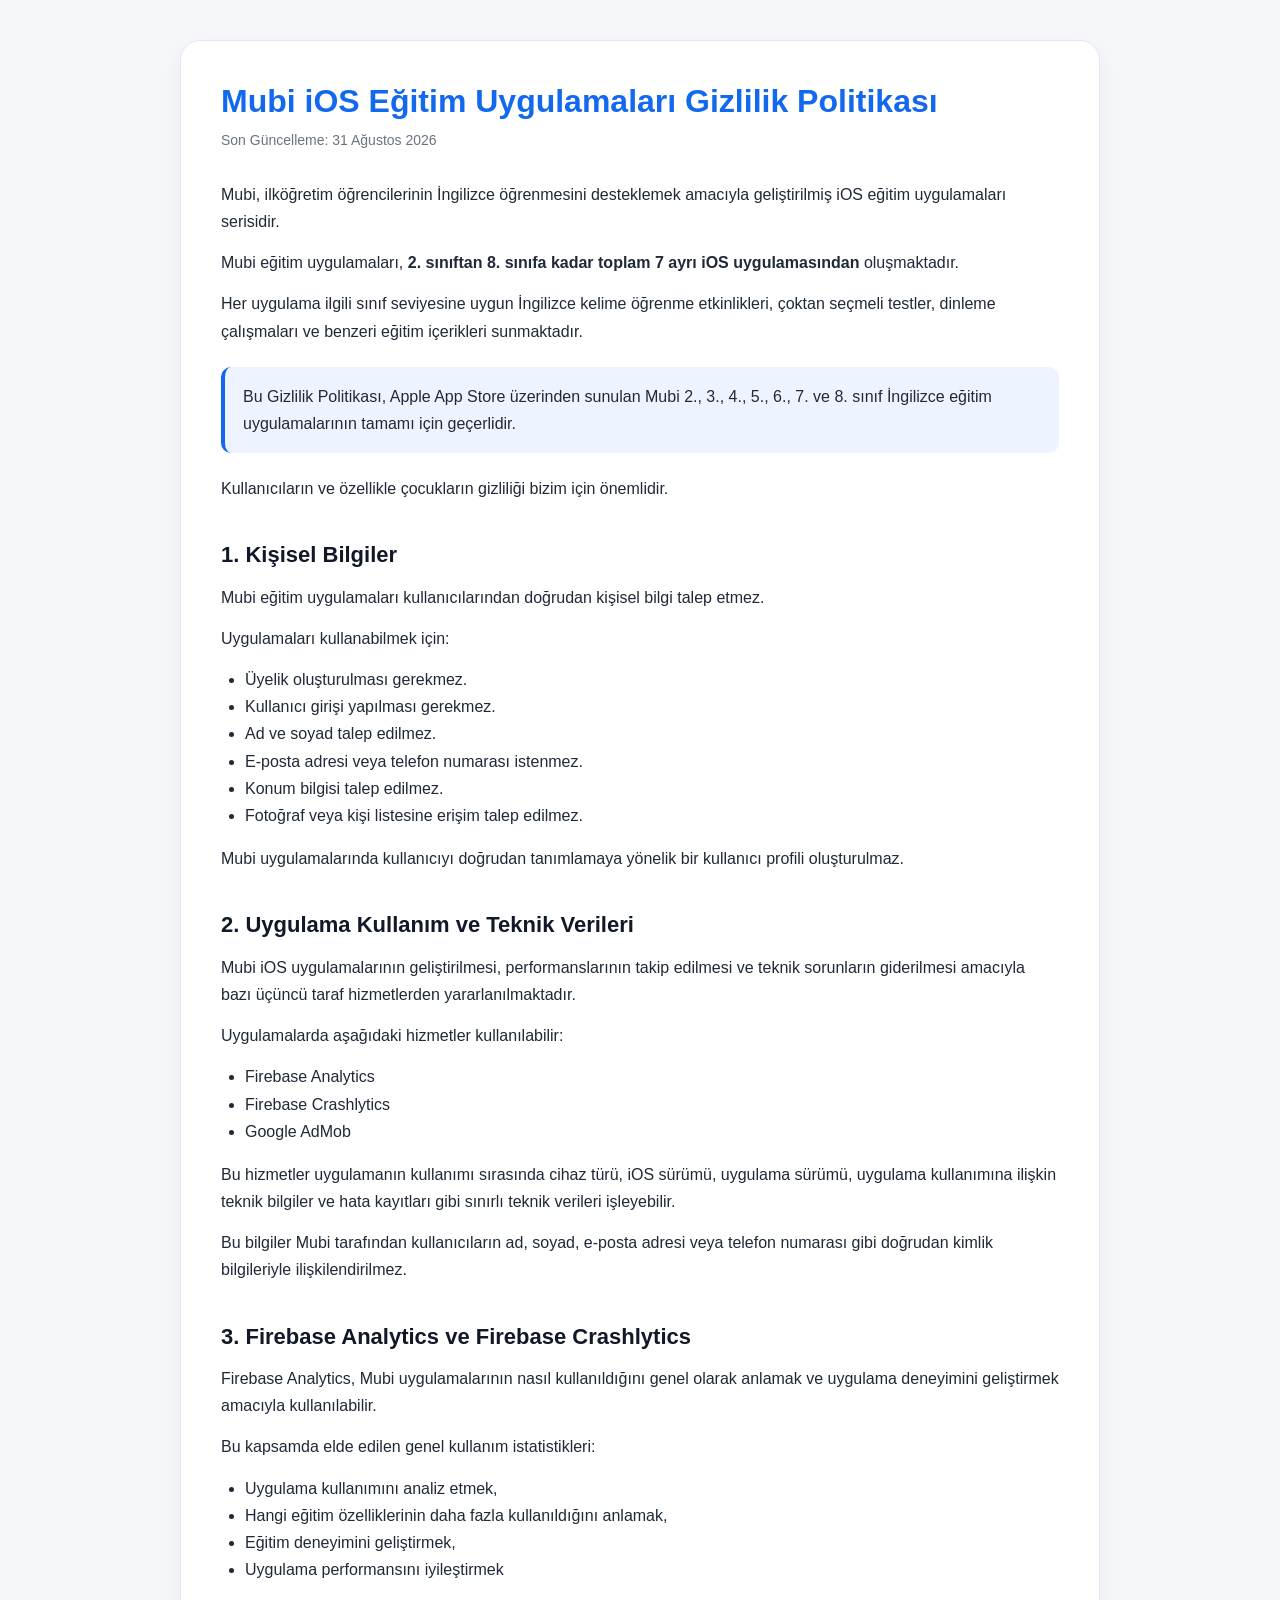
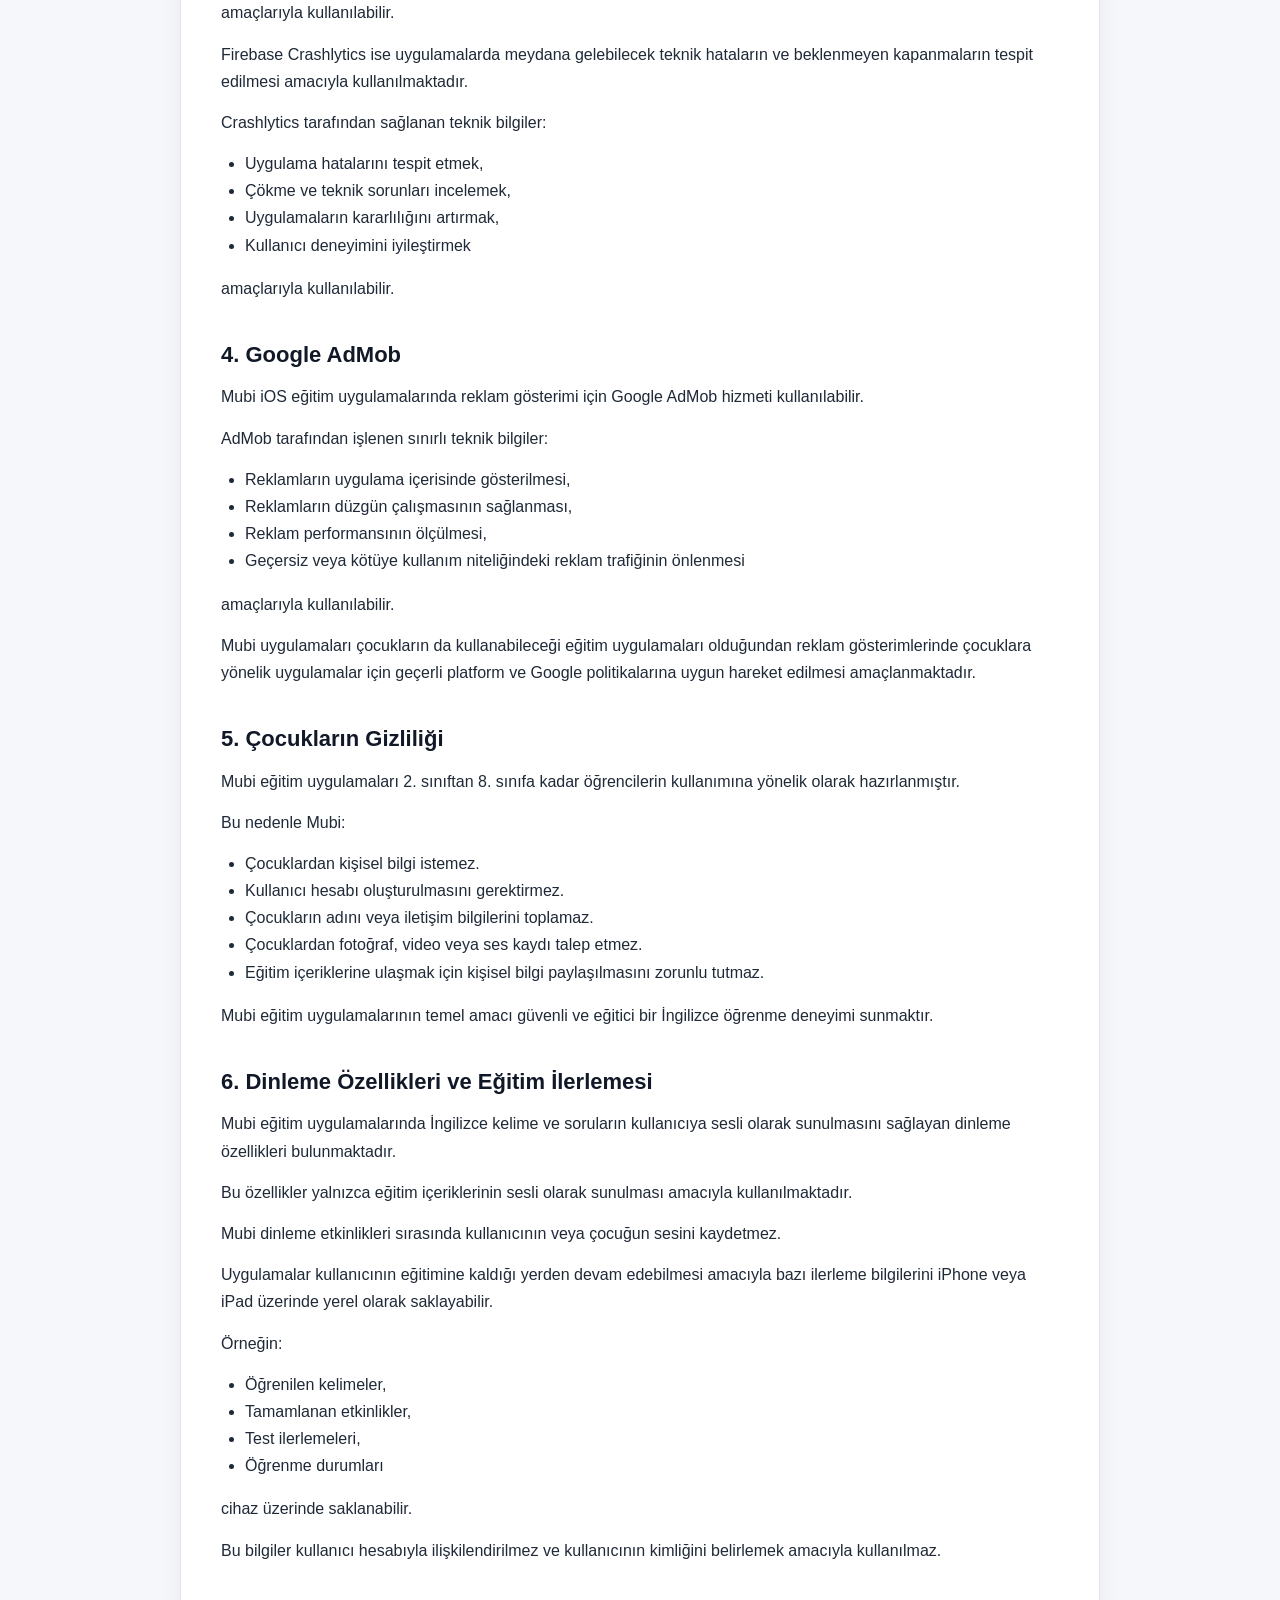
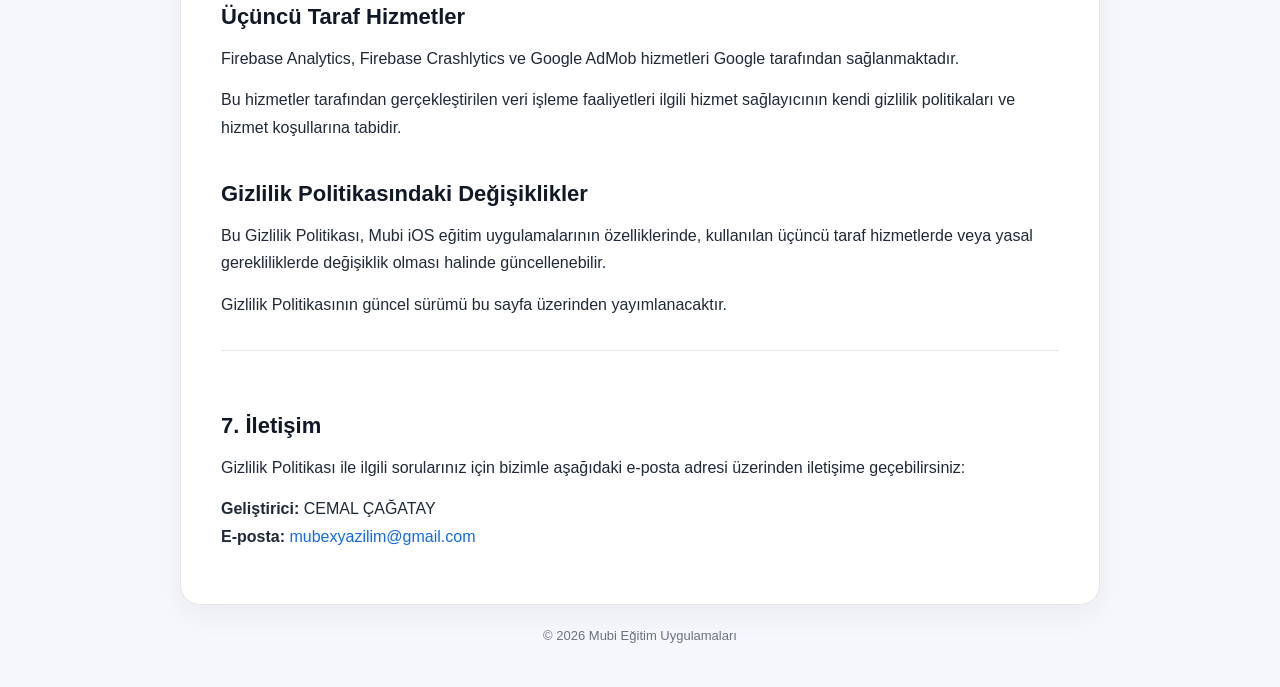
<file: mubi-apple-privacy.html>
<!DOCTYPE html>
<html lang="tr">
<head>
  <meta charset="UTF-8">
  <meta name="viewport" content="width=device-width, initial-scale=1.0">
  <meta name="description" content="Mubi iOS Eğitim Uygulamaları Gizlilik Politikası">
  <title>Mubi iOS Eğitim Uygulamaları - Gizlilik Politikası</title>

  <style>
    :root {
      --bg: #f5f7fb;
      --card: #ffffff;
      --text: #1f2937;
      --muted: #6b7280;
      --primary: #1269ee;
      --border: #e5e7eb;
    }

    * { box-sizing: border-box; }

    body {
      margin: 0;
      font-family: -apple-system, BlinkMacSystemFont, "Segoe UI", Roboto, Arial, sans-serif;
      background: var(--bg);
      color: var(--text);
      line-height: 1.7;
    }

    .container {
      width: min(920px, calc(100% - 32px));
      margin: 40px auto;
    }

    .card {
      background: var(--card);
      border: 1px solid var(--border);
      border-radius: 20px;
      padding: 40px;
      box-shadow: 0 10px 30px rgba(0, 0, 0, 0.05);
    }

    h1 {
      margin-top: 0;
      margin-bottom: 8px;
      font-size: 32px;
      line-height: 1.25;
      color: var(--primary);
    }

    h2 {
      margin-top: 34px;
      margin-bottom: 10px;
      font-size: 22px;
      color: #111827;
    }

    p { margin: 0 0 14px; }

    ul {
      margin-top: 8px;
      padding-left: 24px;
    }

    .updated {
      color: var(--muted);
      font-size: 14px;
      margin-bottom: 28px;
    }

    .notice {
      background: #eef4ff;
      border-left: 4px solid var(--primary);
      padding: 16px 18px;
      border-radius: 10px;
      margin: 22px 0;
    }

    .contact {
      margin-top: 32px;
      padding-top: 22px;
      border-top: 1px solid var(--border);
    }

    a {
      color: var(--primary);
      text-decoration: none;
    }

    a:hover { text-decoration: underline; }

    footer {
      text-align: center;
      color: var(--muted);
      font-size: 13px;
      margin: 20px 0 40px;
    }

    @media (max-width: 640px) {
      .container {
        width: min(100% - 20px, 920px);
        margin: 18px auto;
      }

      .card {
        padding: 24px 20px;
        border-radius: 16px;
      }

      h1 { font-size: 26px; }
      h2 { font-size: 20px; }
    }
  </style>
</head>

<body>

<main class="container">
  <section class="card">

    <h1>Mubi iOS Eğitim Uygulamaları Gizlilik Politikası</h1>

    <div class="updated">
      Son Güncelleme: 31 Ağustos 2026
    </div>

    <p>
      Mubi, ilköğretim öğrencilerinin İngilizce öğrenmesini desteklemek amacıyla
      geliştirilmiş iOS eğitim uygulamaları serisidir.
    </p>

    <p>
      Mubi eğitim uygulamaları,
      <strong>2. sınıftan 8. sınıfa kadar toplam 7 ayrı iOS uygulamasından</strong>
      oluşmaktadır.
    </p>

    <p>
      Her uygulama ilgili sınıf seviyesine uygun İngilizce kelime öğrenme
      etkinlikleri, çoktan seçmeli testler, dinleme çalışmaları ve benzeri
      eğitim içerikleri sunmaktadır.
    </p>

    <div class="notice">
      Bu Gizlilik Politikası, Apple App Store üzerinden sunulan Mubi 2., 3.,
      4., 5., 6., 7. ve 8. sınıf İngilizce eğitim uygulamalarının tamamı
      için geçerlidir.
    </div>

    <p>
      Kullanıcıların ve özellikle çocukların gizliliği bizim için önemlidir.
    </p>


    <h2>1. Kişisel Bilgiler</h2>

    <p>
      Mubi eğitim uygulamaları kullanıcılarından doğrudan kişisel bilgi
      talep etmez.
    </p>

    <p>Uygulamaları kullanabilmek için:</p>

    <ul>
      <li>Üyelik oluşturulması gerekmez.</li>
      <li>Kullanıcı girişi yapılması gerekmez.</li>
      <li>Ad ve soyad talep edilmez.</li>
      <li>E-posta adresi veya telefon numarası istenmez.</li>
      <li>Konum bilgisi talep edilmez.</li>
      <li>Fotoğraf veya kişi listesine erişim talep edilmez.</li>
    </ul>

    <p>
      Mubi uygulamalarında kullanıcıyı doğrudan tanımlamaya yönelik bir
      kullanıcı profili oluşturulmaz.
    </p>


    <h2>2. Uygulama Kullanım ve Teknik Verileri</h2>

    <p>
      Mubi iOS uygulamalarının geliştirilmesi, performanslarının takip edilmesi
      ve teknik sorunların giderilmesi amacıyla bazı üçüncü taraf hizmetlerden
      yararlanılmaktadır.
    </p>

    <p>Uygulamalarda aşağıdaki hizmetler kullanılabilir:</p>

    <ul>
      <li>Firebase Analytics</li>
      <li>Firebase Crashlytics</li>
      <li>Google AdMob</li>
    </ul>

    <p>
      Bu hizmetler uygulamanın kullanımı sırasında cihaz türü, iOS sürümü,
      uygulama sürümü, uygulama kullanımına ilişkin teknik bilgiler ve hata
      kayıtları gibi sınırlı teknik verileri işleyebilir.
    </p>

    <p>
      Bu bilgiler Mubi tarafından kullanıcıların ad, soyad, e-posta adresi
      veya telefon numarası gibi doğrudan kimlik bilgileriyle ilişkilendirilmez.
    </p>


    <h2>3. Firebase Analytics ve Firebase Crashlytics</h2>

    <p>
      Firebase Analytics, Mubi uygulamalarının nasıl kullanıldığını genel
      olarak anlamak ve uygulama deneyimini geliştirmek amacıyla kullanılabilir.
    </p>

    <p>Bu kapsamda elde edilen genel kullanım istatistikleri:</p>

    <ul>
      <li>Uygulama kullanımını analiz etmek,</li>
      <li>Hangi eğitim özelliklerinin daha fazla kullanıldığını anlamak,</li>
      <li>Eğitim deneyimini geliştirmek,</li>
      <li>Uygulama performansını iyileştirmek</li>
    </ul>

    <p>amaçlarıyla kullanılabilir.</p>

    <p>
      Firebase Crashlytics ise uygulamalarda meydana gelebilecek teknik
      hataların ve beklenmeyen kapanmaların tespit edilmesi amacıyla
      kullanılmaktadır.
    </p>

    <p>Crashlytics tarafından sağlanan teknik bilgiler:</p>

    <ul>
      <li>Uygulama hatalarını tespit etmek,</li>
      <li>Çökme ve teknik sorunları incelemek,</li>
      <li>Uygulamaların kararlılığını artırmak,</li>
      <li>Kullanıcı deneyimini iyileştirmek</li>
    </ul>

    <p>amaçlarıyla kullanılabilir.</p>


    <h2>4. Google AdMob</h2>

    <p>
      Mubi iOS eğitim uygulamalarında reklam gösterimi için Google AdMob
      hizmeti kullanılabilir.
    </p>

    <p>AdMob tarafından işlenen sınırlı teknik bilgiler:</p>

    <ul>
      <li>Reklamların uygulama içerisinde gösterilmesi,</li>
      <li>Reklamların düzgün çalışmasının sağlanması,</li>
      <li>Reklam performansının ölçülmesi,</li>
      <li>Geçersiz veya kötüye kullanım niteliğindeki reklam trafiğinin önlenmesi</li>
    </ul>

    <p>amaçlarıyla kullanılabilir.</p>

    <p>
      Mubi uygulamaları çocukların da kullanabileceği eğitim uygulamaları
      olduğundan reklam gösterimlerinde çocuklara yönelik uygulamalar için
      geçerli platform ve Google politikalarına uygun hareket edilmesi
      amaçlanmaktadır.
    </p>


    <h2>5. Çocukların Gizliliği</h2>

    <p>
      Mubi eğitim uygulamaları 2. sınıftan 8. sınıfa kadar öğrencilerin
      kullanımına yönelik olarak hazırlanmıştır.
    </p>

    <p>Bu nedenle Mubi:</p>

    <ul>
      <li>Çocuklardan kişisel bilgi istemez.</li>
      <li>Kullanıcı hesabı oluşturulmasını gerektirmez.</li>
      <li>Çocukların adını veya iletişim bilgilerini toplamaz.</li>
      <li>Çocuklardan fotoğraf, video veya ses kaydı talep etmez.</li>
      <li>Eğitim içeriklerine ulaşmak için kişisel bilgi paylaşılmasını zorunlu tutmaz.</li>
    </ul>

    <p>
      Mubi eğitim uygulamalarının temel amacı güvenli ve eğitici bir İngilizce
      öğrenme deneyimi sunmaktır.
    </p>


    <h2>6. Dinleme Özellikleri ve Eğitim İlerlemesi</h2>

    <p>
      Mubi eğitim uygulamalarında İngilizce kelime ve soruların kullanıcıya
      sesli olarak sunulmasını sağlayan dinleme özellikleri bulunmaktadır.
    </p>

    <p>
      Bu özellikler yalnızca eğitim içeriklerinin sesli olarak sunulması
      amacıyla kullanılmaktadır.
    </p>

    <p>
      Mubi dinleme etkinlikleri sırasında kullanıcının veya çocuğun sesini
      kaydetmez.
    </p>

    <p>
      Uygulamalar kullanıcının eğitimine kaldığı yerden devam edebilmesi
      amacıyla bazı ilerleme bilgilerini iPhone veya iPad üzerinde yerel
      olarak saklayabilir.
    </p>

    <p>Örneğin:</p>

    <ul>
      <li>Öğrenilen kelimeler,</li>
      <li>Tamamlanan etkinlikler,</li>
      <li>Test ilerlemeleri,</li>
      <li>Öğrenme durumları</li>
    </ul>

    <p>
      cihaz üzerinde saklanabilir.
    </p>

    <p>
      Bu bilgiler kullanıcı hesabıyla ilişkilendirilmez ve kullanıcının
      kimliğini belirlemek amacıyla kullanılmaz.
    </p>


    <h2>Üçüncü Taraf Hizmetler</h2>

    <p>
      Firebase Analytics, Firebase Crashlytics ve Google AdMob hizmetleri
      Google tarafından sağlanmaktadır.
    </p>

    <p>
      Bu hizmetler tarafından gerçekleştirilen veri işleme faaliyetleri
      ilgili hizmet sağlayıcının kendi gizlilik politikaları ve hizmet
      koşullarına tabidir.
    </p>


    <h2>Gizlilik Politikasındaki Değişiklikler</h2>

    <p>
      Bu Gizlilik Politikası, Mubi iOS eğitim uygulamalarının özelliklerinde,
      kullanılan üçüncü taraf hizmetlerde veya yasal gerekliliklerde değişiklik
      olması halinde güncellenebilir.
    </p>

    <p>
      Gizlilik Politikasının güncel sürümü bu sayfa üzerinden yayımlanacaktır.
    </p>


    <div class="contact">

      <h2>7. İletişim</h2>

      <p>
        Gizlilik Politikası ile ilgili sorularınız için bizimle aşağıdaki
        e-posta adresi üzerinden iletişime geçebilirsiniz:
      </p>

      <p>
        <strong>Geliştirici:</strong> CEMAL ÇAĞATAY<br>
        <strong>E-posta:</strong>
        <a href="mailto:mubexyazilim@gmail.com">mubexyazilim@gmail.com</a>
      </p>

    </div>

  </section>

  <footer>
    © 2026 Mubi Eğitim Uygulamaları
  </footer>
</main>

</body>
</html>
</file>
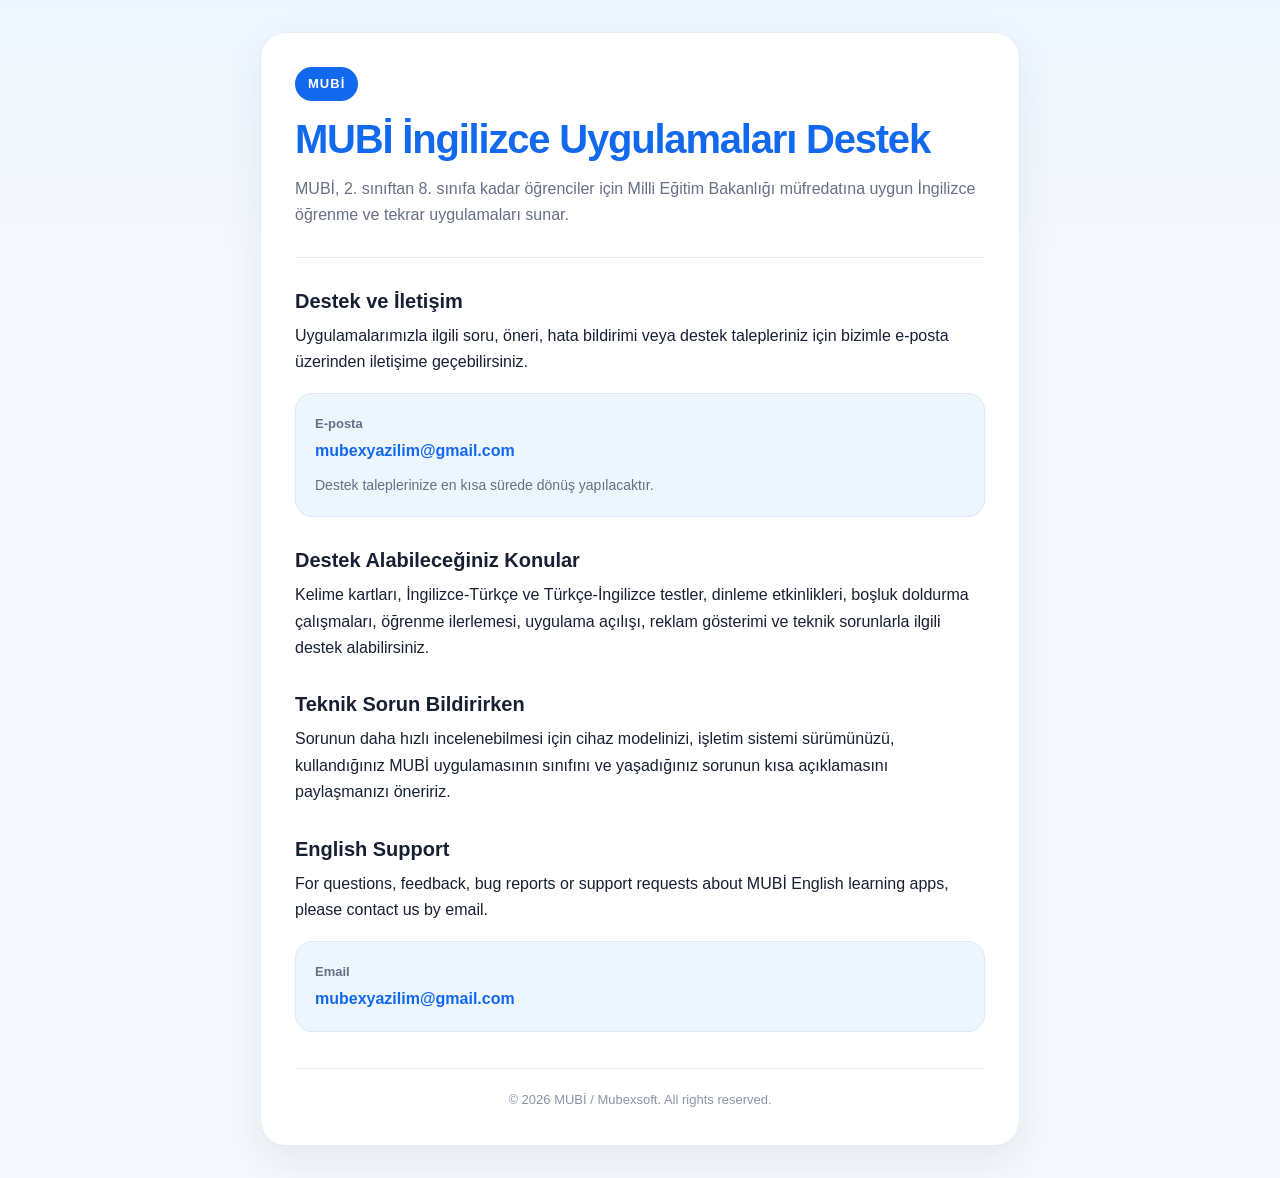
<file: mubi-apple-support.html>
<!DOCTYPE html>
<html lang="tr">
<head>
  <meta charset="UTF-8">
  <meta name="viewport" content="width=device-width, initial-scale=1.0">
  <meta name="theme-color" content="#1269ee">
  <meta name="description" content="MUBİ İngilizce Uygulamaları destek sayfası">
  <title>MUBİ İngilizce Uygulamaları Destek</title>
  <style>
:root{
  --primary:#1269ee;
  --primary-soft:#edf5ff;
  --text:#172033;
  --muted:#667085;
  --bg:#f5f8fc;
  --card:#ffffff;
  --line:#e7edf5;
}

*{box-sizing:border-box;margin:0;padding:0}

html{background:var(--bg)}

body{
  min-height:100vh;
  padding:32px 16px;
  font-family:-apple-system,BlinkMacSystemFont,"Segoe UI",Roboto,Helvetica,Arial,sans-serif;
  background:linear-gradient(180deg,#eef7ff 0,#f5f8fc 260px);
  color:var(--text);
  line-height:1.65;
  -webkit-font-smoothing:antialiased;
}

.container{
  width:100%;
  max-width:760px;
  margin:0 auto;
  padding:34px;
  border:1px solid var(--line);
  border-radius:26px;
  background:var(--card);
  box-shadow:0 14px 40px rgba(27,61,105,.08);
}

.brand{
  padding-bottom:28px;
  border-bottom:1px solid var(--line);
}

.brand-badge{
  display:inline-flex;
  align-items:center;
  justify-content:center;
  height:34px;
  padding:0 13px;
  margin-bottom:16px;
  border-radius:999px;
  background:var(--primary);
  color:#fff;
  font-size:13px;
  font-weight:850;
  letter-spacing:.08em;
}

h1{
  color:var(--primary);
  font-size:clamp(29px,5vw,40px);
  line-height:1.12;
  letter-spacing:-1.2px;
}

.lead{
  margin-top:14px;
  color:var(--muted);
  font-size:16px;
}

section{
  margin-top:30px;
}

h2{
  margin-bottom:9px;
  color:var(--text);
  font-size:20px;
  line-height:1.3;
}

p{
  font-size:16px;
}

.support-box{
  margin-top:18px;
  padding:19px;
  border:1px solid #dce9fb;
  border-radius:17px;
  background:var(--primary-soft);
}

.support-box .label{
  display:block;
  margin-bottom:3px;
  color:var(--muted);
  font-size:13px;
  font-weight:700;
}

.support-box a{
  color:var(--primary);
  font-size:16px;
  font-weight:800;
  text-decoration:none;
  word-break:break-word;
}

.support-box a:hover{
  text-decoration:underline;
}

.support-box p{
  margin-top:10px;
  color:var(--muted);
  font-size:14px;
}

.footer{
  margin-top:36px;
  padding-top:20px;
  border-top:1px solid var(--line);
  color:#8a94a6;
  font-size:13px;
  text-align:center;
}

@media(max-width:600px){
  body{
    padding:0;
    background:#fff;
  }

  .container{
    min-height:100vh;
    padding:28px 20px max(30px,env(safe-area-inset-bottom));
    border:0;
    border-radius:0;
    box-shadow:none;
  }

  h1{
    font-size:30px;
  }

  .lead,p{
    font-size:15px;
  }
}

</style>
</head>

<body>
  <main class="container">
    <div class="brand">
      <div class="brand-badge">MUBİ</div>
      <h1>MUBİ İngilizce Uygulamaları Destek</h1>
      <p class="lead">
        MUBİ, 2. sınıftan 8. sınıfa kadar öğrenciler için Milli Eğitim Bakanlığı
        müfredatına uygun İngilizce öğrenme ve tekrar uygulamaları sunar.
      </p>
    </div>

    <section>
      <h2>Destek ve İletişim</h2>
      <p>
        Uygulamalarımızla ilgili soru, öneri, hata bildirimi veya destek talepleriniz
        için bizimle e-posta üzerinden iletişime geçebilirsiniz.
      </p>

      <div class="support-box">
        <span class="label">E-posta</span>
        <a href="mailto:mubexyazilim@gmail.com">mubexyazilim@gmail.com</a>
        <p>Destek taleplerinize en kısa sürede dönüş yapılacaktır.</p>
      </div>
    </section>

    <section>
      <h2>Destek Alabileceğiniz Konular</h2>
      <p>
        Kelime kartları, İngilizce-Türkçe ve Türkçe-İngilizce testler, dinleme
        etkinlikleri, boşluk doldurma çalışmaları, öğrenme ilerlemesi, uygulama
        açılışı, reklam gösterimi ve teknik sorunlarla ilgili destek alabilirsiniz.
      </p>
    </section>

    <section>
      <h2>Teknik Sorun Bildirirken</h2>
      <p>
        Sorunun daha hızlı incelenebilmesi için cihaz modelinizi, işletim sistemi
        sürümünüzü, kullandığınız MUBİ uygulamasının sınıfını ve yaşadığınız sorunun
        kısa açıklamasını paylaşmanızı öneririz.
      </p>
    </section>

    <section>
      <h2>English Support</h2>
      <p>
        For questions, feedback, bug reports or support requests about MUBİ English
        learning apps, please contact us by email.
      </p>

      <div class="support-box">
        <span class="label">Email</span>
        <a href="mailto:mubexyazilim@gmail.com">mubexyazilim@gmail.com</a>
      </div>
    </section>

    <footer class="footer">
      © 2026 MUBİ / Mubexsoft. All rights reserved.
    </footer>
  </main>
</body>
</html>
</file>
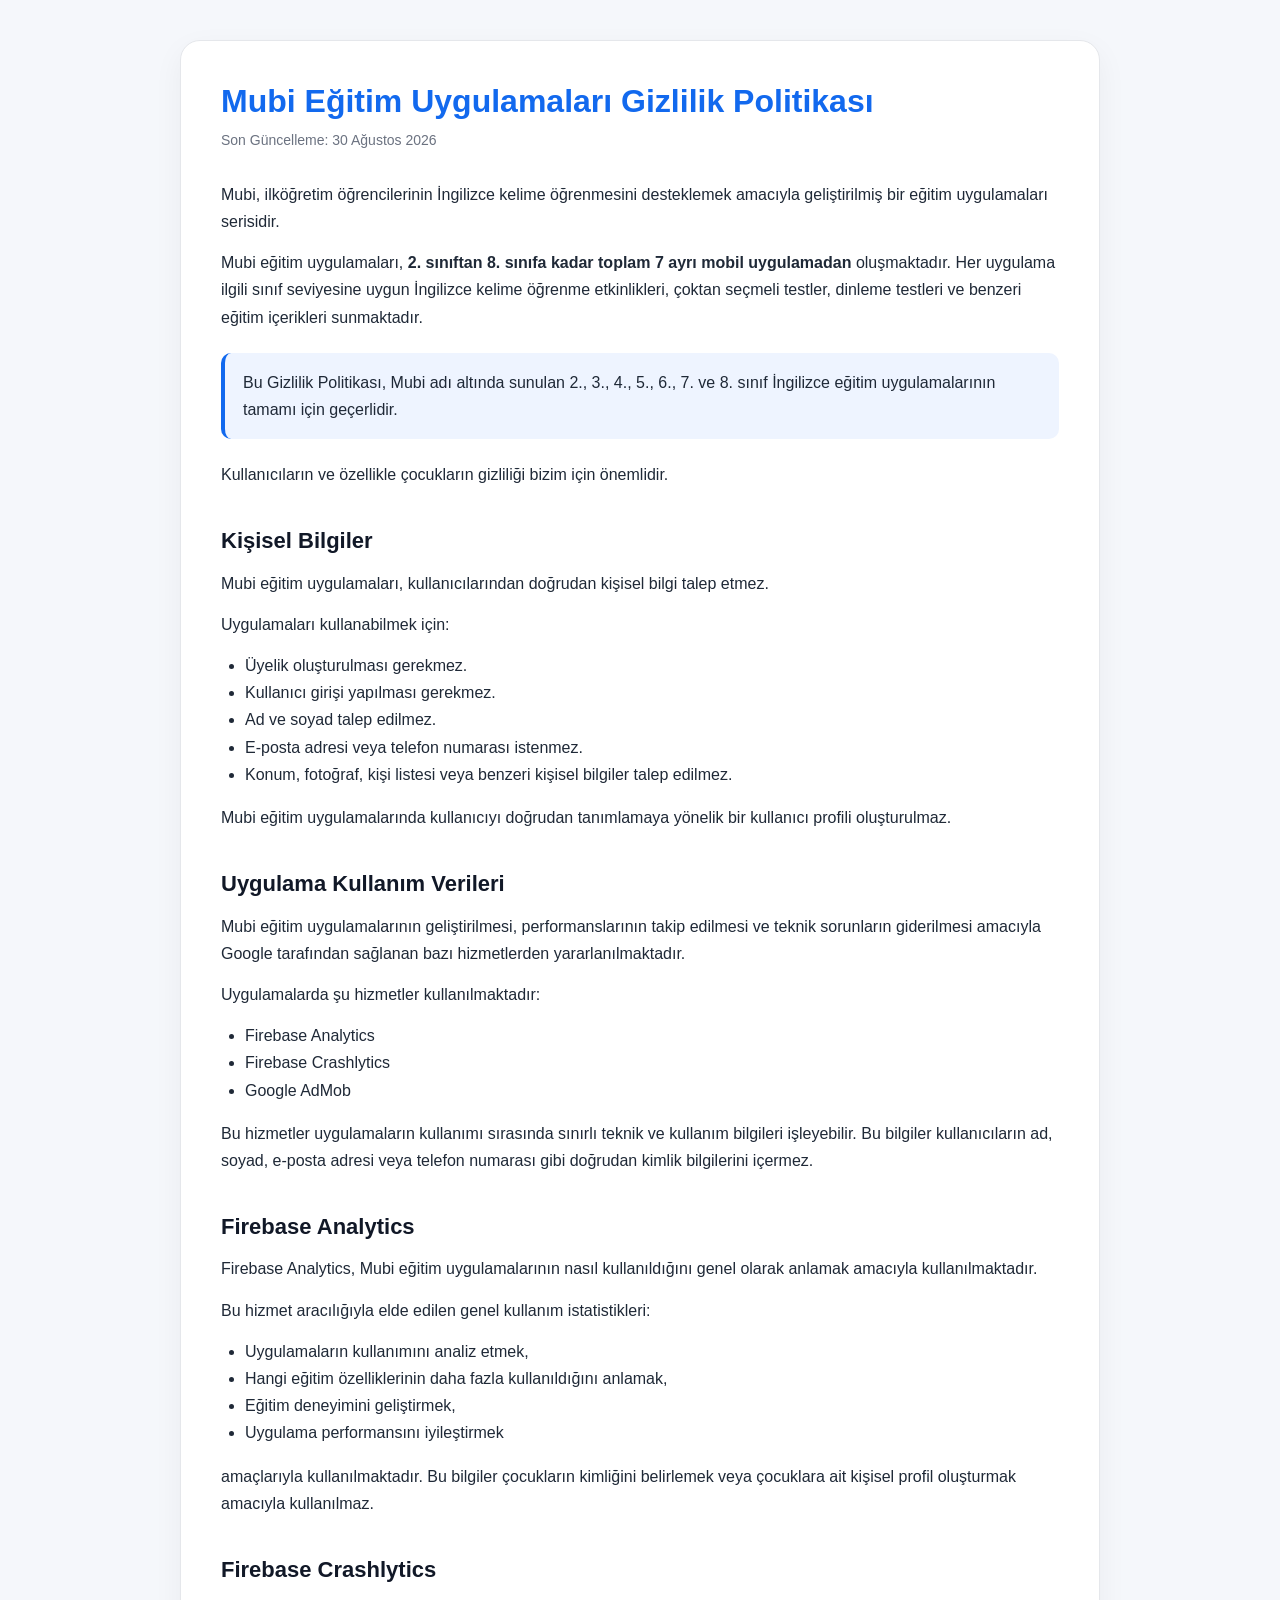
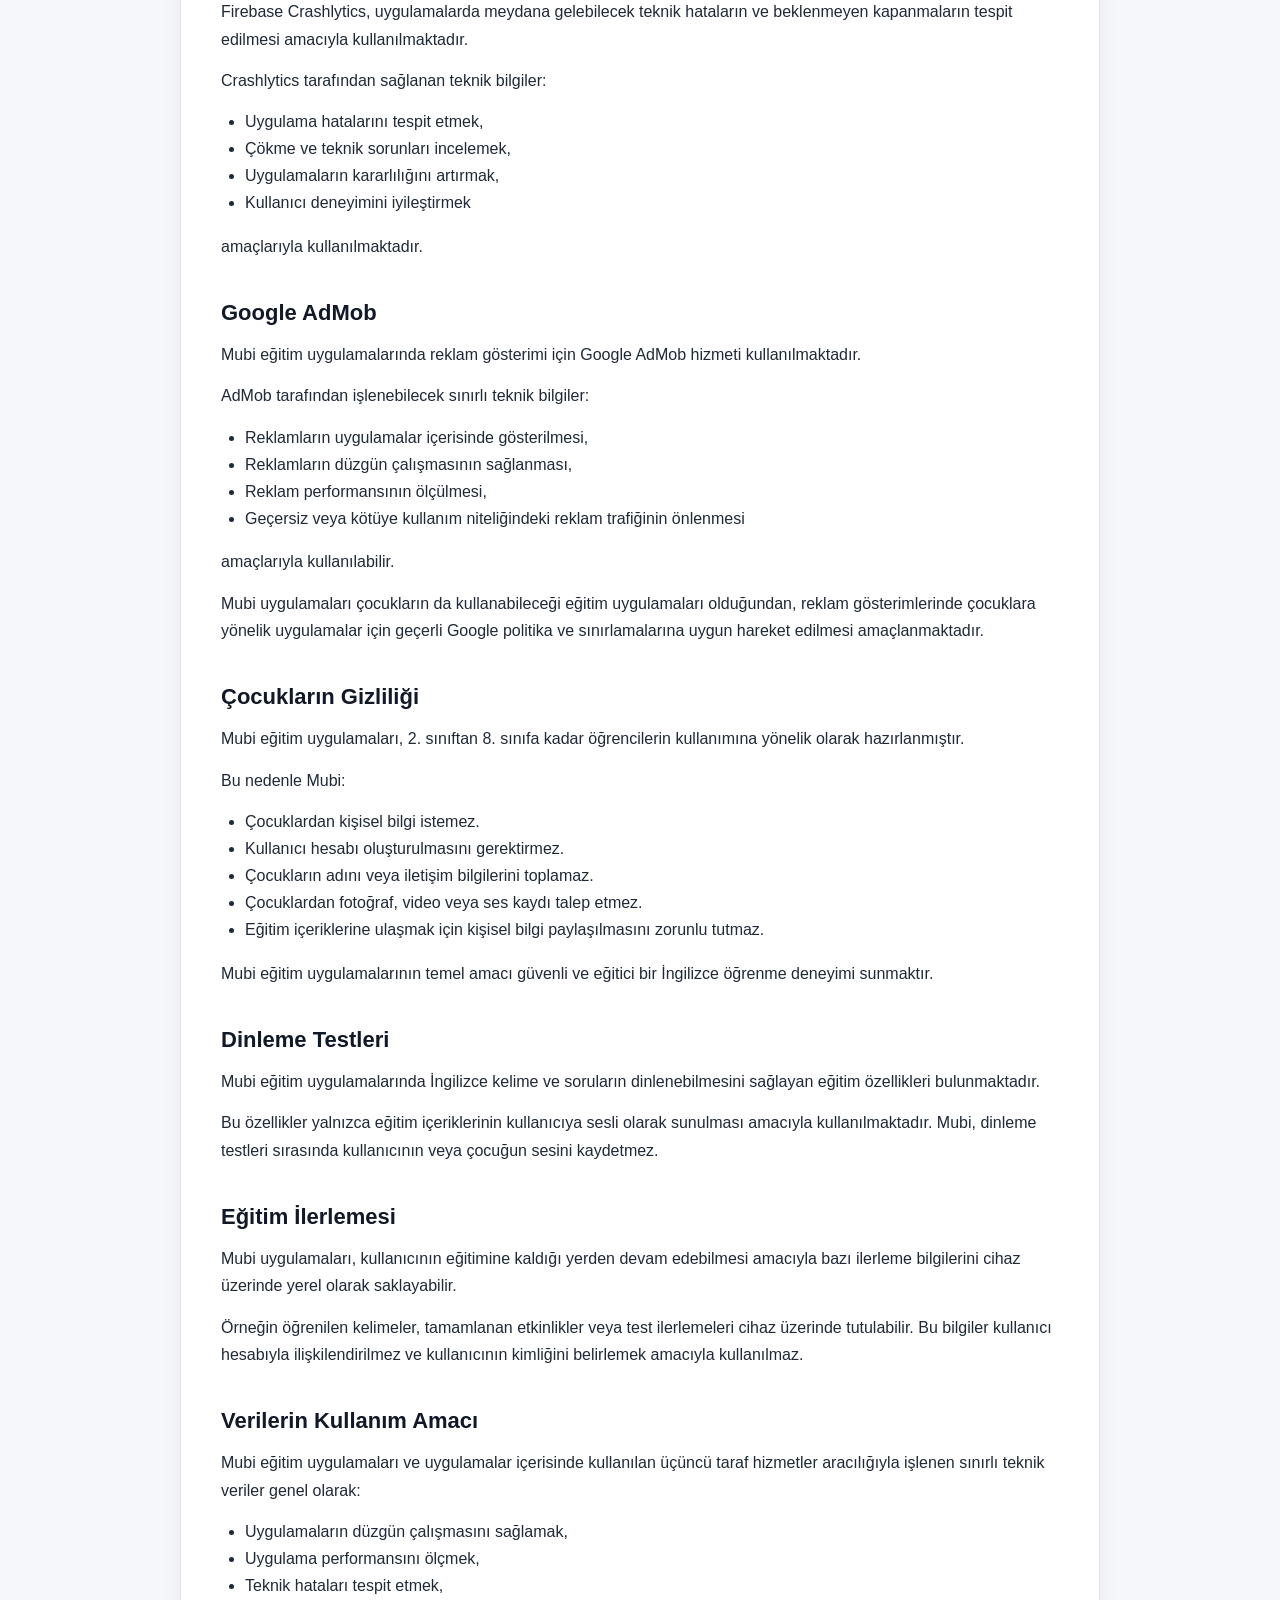
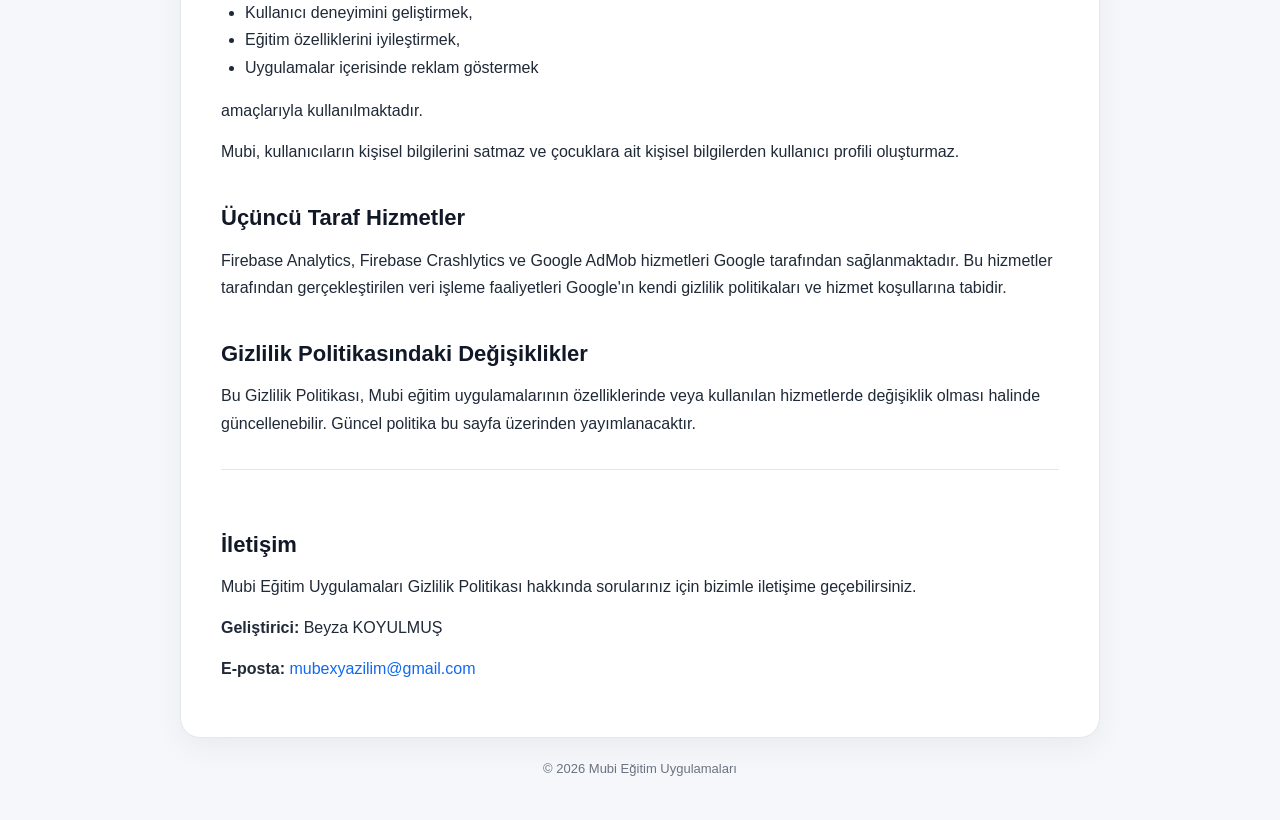
<file: mubi_privacy_android.html>
<!DOCTYPE html>
<html lang="tr">
<head>
  <meta charset="UTF-8">
  <meta name="viewport" content="width=device-width, initial-scale=1.0">
  <meta name="description" content="Mubi Eğitim Uygulamaları Gizlilik Politikası">
  <title>Mubi Eğitim Uygulamaları - Gizlilik Politikası</title>
  <style>
    :root {
      --bg: #f5f7fb;
      --card: #ffffff;
      --text: #1f2937;
      --muted: #6b7280;
      --primary: #1269ee;
      --border: #e5e7eb;
    }

    * { box-sizing: border-box; }

    body {
      margin: 0;
      font-family: -apple-system, BlinkMacSystemFont, "Segoe UI", Roboto, Arial, sans-serif;
      background: var(--bg);
      color: var(--text);
      line-height: 1.7;
    }

    .container {
      width: min(920px, calc(100% - 32px));
      margin: 40px auto;
    }

    .card {
      background: var(--card);
      border: 1px solid var(--border);
      border-radius: 20px;
      padding: 40px;
      box-shadow: 0 10px 30px rgba(0, 0, 0, 0.05);
    }

    h1 {
      margin-top: 0;
      margin-bottom: 8px;
      font-size: 32px;
      line-height: 1.25;
      color: var(--primary);
    }

    h2 {
      margin-top: 34px;
      margin-bottom: 10px;
      font-size: 22px;
      color: #111827;
    }

    p { margin: 0 0 14px; }

    ul {
      margin-top: 8px;
      padding-left: 24px;
    }

    .updated {
      color: var(--muted);
      font-size: 14px;
      margin-bottom: 28px;
    }

    .notice {
      background: #eef4ff;
      border-left: 4px solid var(--primary);
      padding: 16px 18px;
      border-radius: 10px;
      margin: 22px 0;
    }

    .contact {
      margin-top: 32px;
      padding-top: 22px;
      border-top: 1px solid var(--border);
    }

    a {
      color: var(--primary);
      text-decoration: none;
    }

    a:hover { text-decoration: underline; }

    footer {
      text-align: center;
      color: var(--muted);
      font-size: 13px;
      margin: 20px 0 40px;
    }

    @media (max-width: 640px) {
      .container {
        width: min(100% - 20px, 920px);
        margin: 18px auto;
      }

      .card {
        padding: 24px 20px;
        border-radius: 16px;
      }

      h1 { font-size: 26px; }
      h2 { font-size: 20px; }
    }
  </style>
</head>
<body>
  <main class="container">
    <section class="card">
      <h1>Mubi Eğitim Uygulamaları Gizlilik Politikası</h1>
      <div class="updated">Son Güncelleme: 30 Ağustos 2026</div>

      <p>
        Mubi, ilköğretim öğrencilerinin İngilizce kelime öğrenmesini desteklemek amacıyla geliştirilmiş
        bir eğitim uygulamaları serisidir.
      </p>

      <p>
        Mubi eğitim uygulamaları, <strong>2. sınıftan 8. sınıfa kadar toplam 7 ayrı mobil uygulamadan</strong>
        oluşmaktadır. Her uygulama ilgili sınıf seviyesine uygun İngilizce kelime öğrenme etkinlikleri,
        çoktan seçmeli testler, dinleme testleri ve benzeri eğitim içerikleri sunmaktadır.
      </p>

      <div class="notice">
        Bu Gizlilik Politikası, Mubi adı altında sunulan 2., 3., 4., 5., 6., 7. ve 8. sınıf
        İngilizce eğitim uygulamalarının tamamı için geçerlidir.
      </div>

      <p>Kullanıcıların ve özellikle çocukların gizliliği bizim için önemlidir.</p>

      <h2>Kişisel Bilgiler</h2>
      <p>Mubi eğitim uygulamaları, kullanıcılarından doğrudan kişisel bilgi talep etmez.</p>

      <p>Uygulamaları kullanabilmek için:</p>
      <ul>
        <li>Üyelik oluşturulması gerekmez.</li>
        <li>Kullanıcı girişi yapılması gerekmez.</li>
        <li>Ad ve soyad talep edilmez.</li>
        <li>E-posta adresi veya telefon numarası istenmez.</li>
        <li>Konum, fotoğraf, kişi listesi veya benzeri kişisel bilgiler talep edilmez.</li>
      </ul>

      <p>Mubi eğitim uygulamalarında kullanıcıyı doğrudan tanımlamaya yönelik bir kullanıcı profili oluşturulmaz.</p>

      <h2>Uygulama Kullanım Verileri</h2>
      <p>
        Mubi eğitim uygulamalarının geliştirilmesi, performanslarının takip edilmesi ve teknik sorunların
        giderilmesi amacıyla Google tarafından sağlanan bazı hizmetlerden yararlanılmaktadır.
      </p>

      <p>Uygulamalarda şu hizmetler kullanılmaktadır:</p>
      <ul>
        <li>Firebase Analytics</li>
        <li>Firebase Crashlytics</li>
        <li>Google AdMob</li>
      </ul>

      <p>
        Bu hizmetler uygulamaların kullanımı sırasında sınırlı teknik ve kullanım bilgileri işleyebilir.
        Bu bilgiler kullanıcıların ad, soyad, e-posta adresi veya telefon numarası gibi doğrudan kimlik
        bilgilerini içermez.
      </p>

      <h2>Firebase Analytics</h2>
      <p>
        Firebase Analytics, Mubi eğitim uygulamalarının nasıl kullanıldığını genel olarak anlamak amacıyla
        kullanılmaktadır.
      </p>

      <p>Bu hizmet aracılığıyla elde edilen genel kullanım istatistikleri:</p>
      <ul>
        <li>Uygulamaların kullanımını analiz etmek,</li>
        <li>Hangi eğitim özelliklerinin daha fazla kullanıldığını anlamak,</li>
        <li>Eğitim deneyimini geliştirmek,</li>
        <li>Uygulama performansını iyileştirmek</li>
      </ul>

      <p>
        amaçlarıyla kullanılmaktadır. Bu bilgiler çocukların kimliğini belirlemek veya çocuklara ait
        kişisel profil oluşturmak amacıyla kullanılmaz.
      </p>

      <h2>Firebase Crashlytics</h2>
      <p>
        Firebase Crashlytics, uygulamalarda meydana gelebilecek teknik hataların ve beklenmeyen kapanmaların
        tespit edilmesi amacıyla kullanılmaktadır.
      </p>

      <p>Crashlytics tarafından sağlanan teknik bilgiler:</p>
      <ul>
        <li>Uygulama hatalarını tespit etmek,</li>
        <li>Çökme ve teknik sorunları incelemek,</li>
        <li>Uygulamaların kararlılığını artırmak,</li>
        <li>Kullanıcı deneyimini iyileştirmek</li>
      </ul>

      <p>amaçlarıyla kullanılmaktadır.</p>

      <h2>Google AdMob</h2>
      <p>Mubi eğitim uygulamalarında reklam gösterimi için Google AdMob hizmeti kullanılmaktadır.</p>

      <p>AdMob tarafından işlenebilecek sınırlı teknik bilgiler:</p>
      <ul>
        <li>Reklamların uygulamalar içerisinde gösterilmesi,</li>
        <li>Reklamların düzgün çalışmasının sağlanması,</li>
        <li>Reklam performansının ölçülmesi,</li>
        <li>Geçersiz veya kötüye kullanım niteliğindeki reklam trafiğinin önlenmesi</li>
      </ul>

      <p>amaçlarıyla kullanılabilir.</p>

      <p>
        Mubi uygulamaları çocukların da kullanabileceği eğitim uygulamaları olduğundan, reklam gösterimlerinde
        çocuklara yönelik uygulamalar için geçerli Google politika ve sınırlamalarına uygun hareket edilmesi
        amaçlanmaktadır.
      </p>

      <h2>Çocukların Gizliliği</h2>
      <p>Mubi eğitim uygulamaları, 2. sınıftan 8. sınıfa kadar öğrencilerin kullanımına yönelik olarak hazırlanmıştır.</p>

      <p>Bu nedenle Mubi:</p>
      <ul>
        <li>Çocuklardan kişisel bilgi istemez.</li>
        <li>Kullanıcı hesabı oluşturulmasını gerektirmez.</li>
        <li>Çocukların adını veya iletişim bilgilerini toplamaz.</li>
        <li>Çocuklardan fotoğraf, video veya ses kaydı talep etmez.</li>
        <li>Eğitim içeriklerine ulaşmak için kişisel bilgi paylaşılmasını zorunlu tutmaz.</li>
      </ul>

      <p>Mubi eğitim uygulamalarının temel amacı güvenli ve eğitici bir İngilizce öğrenme deneyimi sunmaktır.</p>

      <h2>Dinleme Testleri</h2>
      <p>
        Mubi eğitim uygulamalarında İngilizce kelime ve soruların dinlenebilmesini sağlayan eğitim özellikleri
        bulunmaktadır.
      </p>

      <p>
        Bu özellikler yalnızca eğitim içeriklerinin kullanıcıya sesli olarak sunulması amacıyla kullanılmaktadır.
        Mubi, dinleme testleri sırasında kullanıcının veya çocuğun sesini kaydetmez.
      </p>

      <h2>Eğitim İlerlemesi</h2>
      <p>
        Mubi uygulamaları, kullanıcının eğitimine kaldığı yerden devam edebilmesi amacıyla bazı ilerleme
        bilgilerini cihaz üzerinde yerel olarak saklayabilir.
      </p>

      <p>
        Örneğin öğrenilen kelimeler, tamamlanan etkinlikler veya test ilerlemeleri cihaz üzerinde tutulabilir.
        Bu bilgiler kullanıcı hesabıyla ilişkilendirilmez ve kullanıcının kimliğini belirlemek amacıyla kullanılmaz.
      </p>

      <h2>Verilerin Kullanım Amacı</h2>
      <p>
        Mubi eğitim uygulamaları ve uygulamalar içerisinde kullanılan üçüncü taraf hizmetler aracılığıyla işlenen
        sınırlı teknik veriler genel olarak:
      </p>

      <ul>
        <li>Uygulamaların düzgün çalışmasını sağlamak,</li>
        <li>Uygulama performansını ölçmek,</li>
        <li>Teknik hataları tespit etmek,</li>
        <li>Kullanıcı deneyimini geliştirmek,</li>
        <li>Eğitim özelliklerini iyileştirmek,</li>
        <li>Uygulamalar içerisinde reklam göstermek</li>
      </ul>

      <p>amaçlarıyla kullanılmaktadır.</p>

      <p>
        Mubi, kullanıcıların kişisel bilgilerini satmaz ve çocuklara ait kişisel bilgilerden kullanıcı profili oluşturmaz.
      </p>

      <h2>Üçüncü Taraf Hizmetler</h2>
      <p>
        Firebase Analytics, Firebase Crashlytics ve Google AdMob hizmetleri Google tarafından sağlanmaktadır.
        Bu hizmetler tarafından gerçekleştirilen veri işleme faaliyetleri Google'ın kendi gizlilik politikaları
        ve hizmet koşullarına tabidir.
      </p>

      <h2>Gizlilik Politikasındaki Değişiklikler</h2>
      <p>
        Bu Gizlilik Politikası, Mubi eğitim uygulamalarının özelliklerinde veya kullanılan hizmetlerde değişiklik
        olması halinde güncellenebilir. Güncel politika bu sayfa üzerinden yayımlanacaktır.
      </p>

      <div class="contact">
        <h2>İletişim</h2>
        <p>Mubi Eğitim Uygulamaları Gizlilik Politikası hakkında sorularınız için bizimle iletişime geçebilirsiniz.</p>
        <p><strong>Geliştirici:</strong> Beyza KOYULMUŞ</p>
        <p><strong>E-posta:</strong> <a href="mailto:mubexyazilim@gmail.com">mubexyazilim@gmail.com</a></p>
      </div>
    </section>

    <footer>© 2026 Mubi Eğitim Uygulamaları</footer>
  </main>
</body>
</html>
</file>
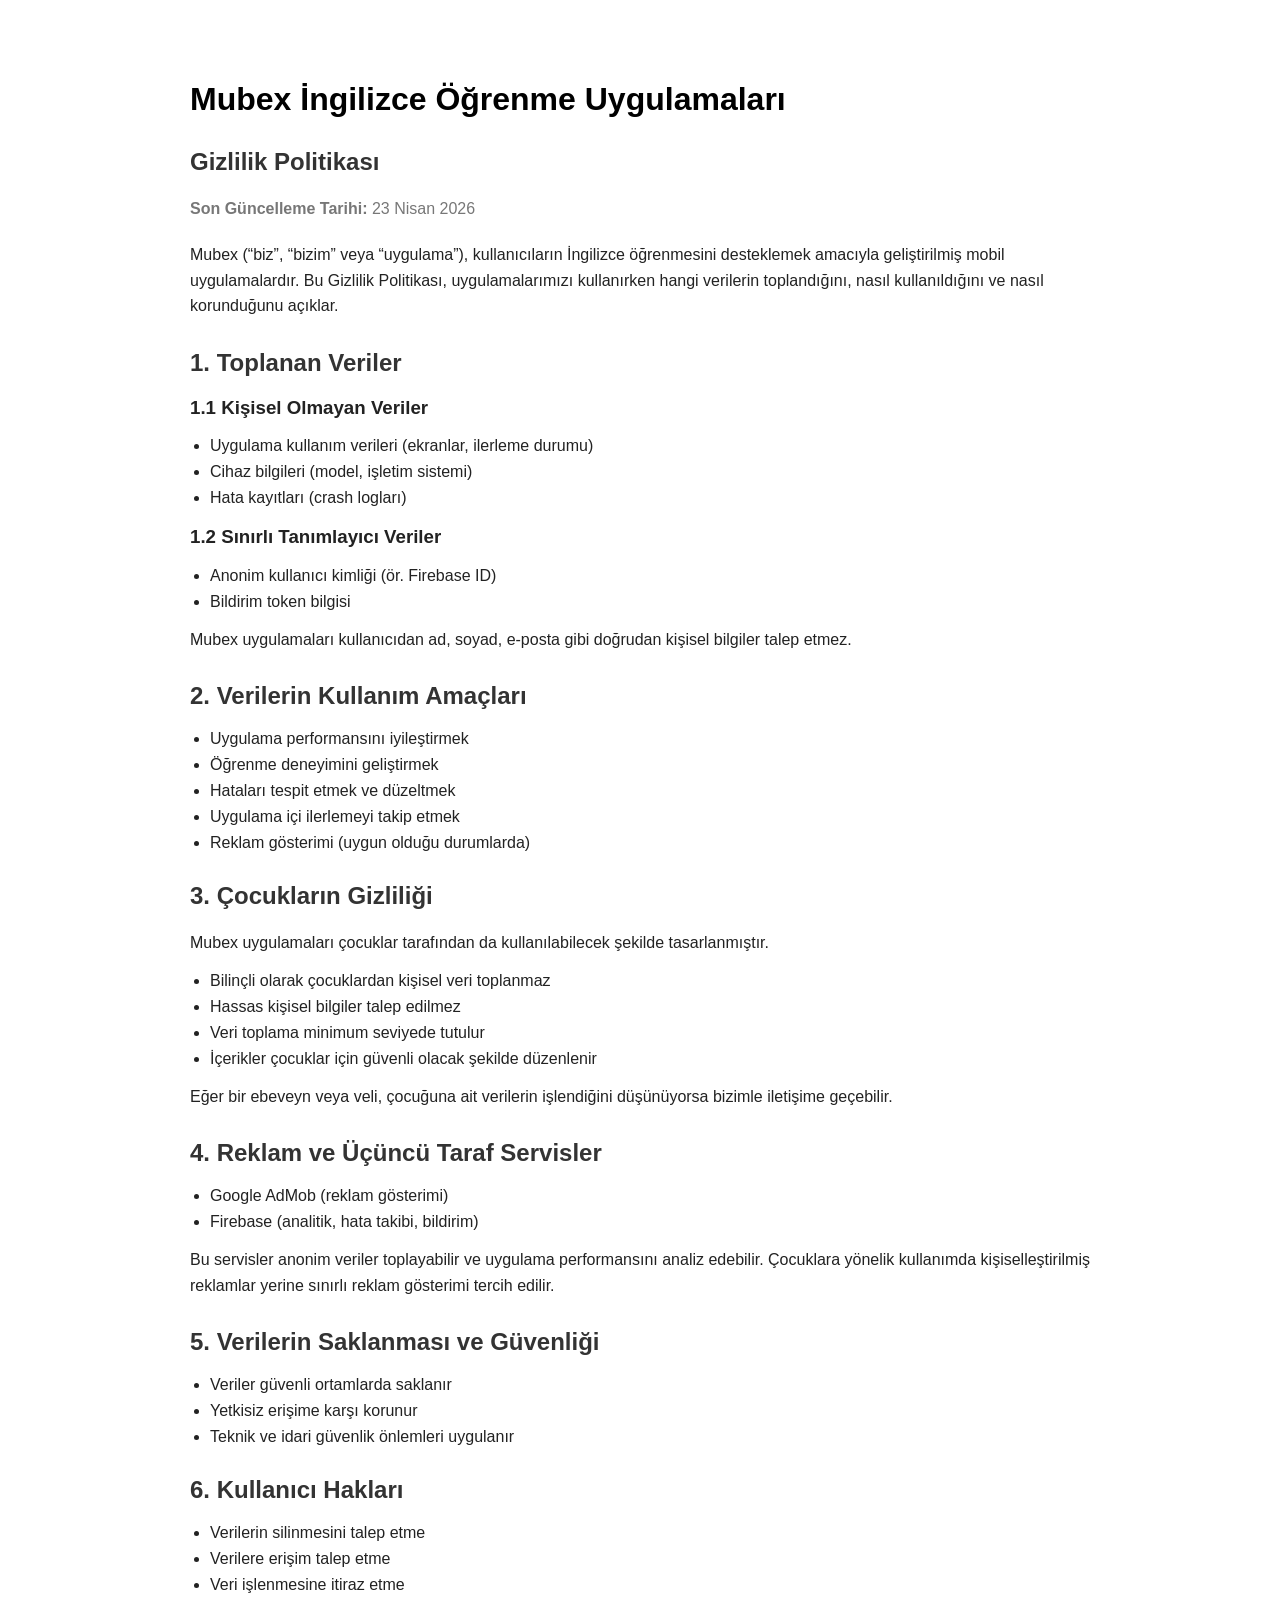
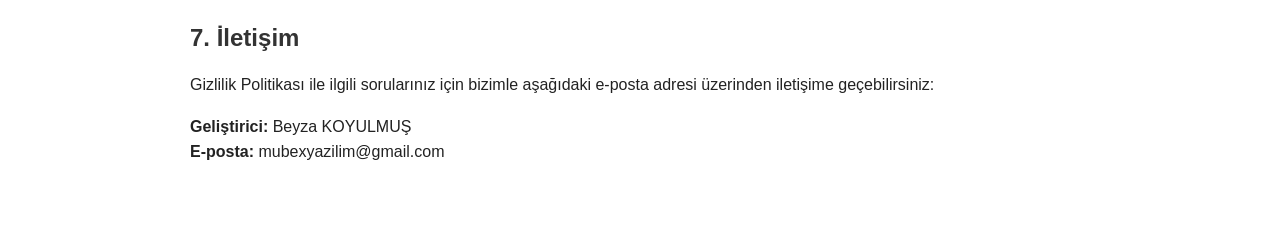
<file: privacy-google-play.html>
<!DOCTYPE html>
<html lang="tr">
<head>
    <meta charset="UTF-8">
    <meta name="viewport" content="width=device-width, initial-scale=1.0">
    <title>Mubex Gizlilik Politikası</title>

    <style>
        body {
            font-family: Arial, sans-serif;
            background-color: #ffffff;
            color: #222;
            margin: 0;
            padding: 0;
        }

        .container {
            max-width: 900px;
            margin: 40px auto;
            padding: 20px;
        }

        h1 {
            color: #000;
        }

        h2 {
            margin-top: 30px;
            color: #333;
        }

        p {
            line-height: 1.6;
        }

        ul {
            padding-left: 20px;
        }

        li {
            margin-bottom: 8px;
        }

        .date {
            color: #777;
            margin-bottom: 20px;
        }

        .email {
            font-weight: bold;
        }
    </style>
</head>

<body>

<div class="container">

    <h1>Mubex İngilizce Öğrenme Uygulamaları</h1>
    <h2>Gizlilik Politikası</h2>

    <p class="date"><strong>Son Güncelleme Tarihi:</strong> 23 Nisan 2026</p>

    <p>
        Mubex (“biz”, “bizim” veya “uygulama”), kullanıcıların İngilizce öğrenmesini desteklemek amacıyla geliştirilmiş mobil uygulamalardır.
        Bu Gizlilik Politikası, uygulamalarımızı kullanırken hangi verilerin toplandığını, nasıl kullanıldığını ve nasıl korunduğunu açıklar.
    </p>

    <h2>1. Toplanan Veriler</h2>

    <h3>1.1 Kişisel Olmayan Veriler</h3>
    <ul>
        <li>Uygulama kullanım verileri (ekranlar, ilerleme durumu)</li>
        <li>Cihaz bilgileri (model, işletim sistemi)</li>
        <li>Hata kayıtları (crash logları)</li>
    </ul>

    <h3>1.2 Sınırlı Tanımlayıcı Veriler</h3>
    <ul>
        <li>Anonim kullanıcı kimliği (ör. Firebase ID)</li>
        <li>Bildirim token bilgisi</li>
    </ul>

    <p>
        Mubex uygulamaları kullanıcıdan ad, soyad, e-posta gibi doğrudan kişisel bilgiler talep etmez.
    </p>

    <h2>2. Verilerin Kullanım Amaçları</h2>
    <ul>
        <li>Uygulama performansını iyileştirmek</li>
        <li>Öğrenme deneyimini geliştirmek</li>
        <li>Hataları tespit etmek ve düzeltmek</li>
        <li>Uygulama içi ilerlemeyi takip etmek</li>
        <li>Reklam gösterimi (uygun olduğu durumlarda)</li>
    </ul>

    <h2>3. Çocukların Gizliliği</h2>
    <p>
        Mubex uygulamaları çocuklar tarafından da kullanılabilecek şekilde tasarlanmıştır.
    </p>

    <ul>
        <li>Bilinçli olarak çocuklardan kişisel veri toplanmaz</li>
        <li>Hassas kişisel bilgiler talep edilmez</li>
        <li>Veri toplama minimum seviyede tutulur</li>
        <li>İçerikler çocuklar için güvenli olacak şekilde düzenlenir</li>
    </ul>

    <p>
        Eğer bir ebeveyn veya veli, çocuğuna ait verilerin işlendiğini düşünüyorsa bizimle iletişime geçebilir.
    </p>

    <h2>4. Reklam ve Üçüncü Taraf Servisler</h2>
    <ul>
        <li>Google AdMob (reklam gösterimi)</li>
        <li>Firebase (analitik, hata takibi, bildirim)</li>
    </ul>

    <p>
        Bu servisler anonim veriler toplayabilir ve uygulama performansını analiz edebilir.
        Çocuklara yönelik kullanımda kişiselleştirilmiş reklamlar yerine sınırlı reklam gösterimi tercih edilir.
    </p>

    <h2>5. Verilerin Saklanması ve Güvenliği</h2>
    <ul>
        <li>Veriler güvenli ortamlarda saklanır</li>
        <li>Yetkisiz erişime karşı korunur</li>
        <li>Teknik ve idari güvenlik önlemleri uygulanır</li>
    </ul>

    <h2>6. Kullanıcı Hakları</h2>
    <ul>
        <li>Verilerin silinmesini talep etme</li>
        <li>Verilere erişim talep etme</li>
        <li>Veri işlenmesine itiraz etme</li>
    </ul>



<h2>7. İletişim</h2>

<p>
    Gizlilik Politikası ile ilgili sorularınız için bizimle aşağıdaki e-posta adresi üzerinden iletişime geçebilirsiniz:
</p>

<p>
    <strong>Geliştirici:</strong> Beyza KOYULMUŞ<br>
    <strong>E-posta:</strong> mubexyazilim@gmail.com
</p>

</body>
</html>
</file>
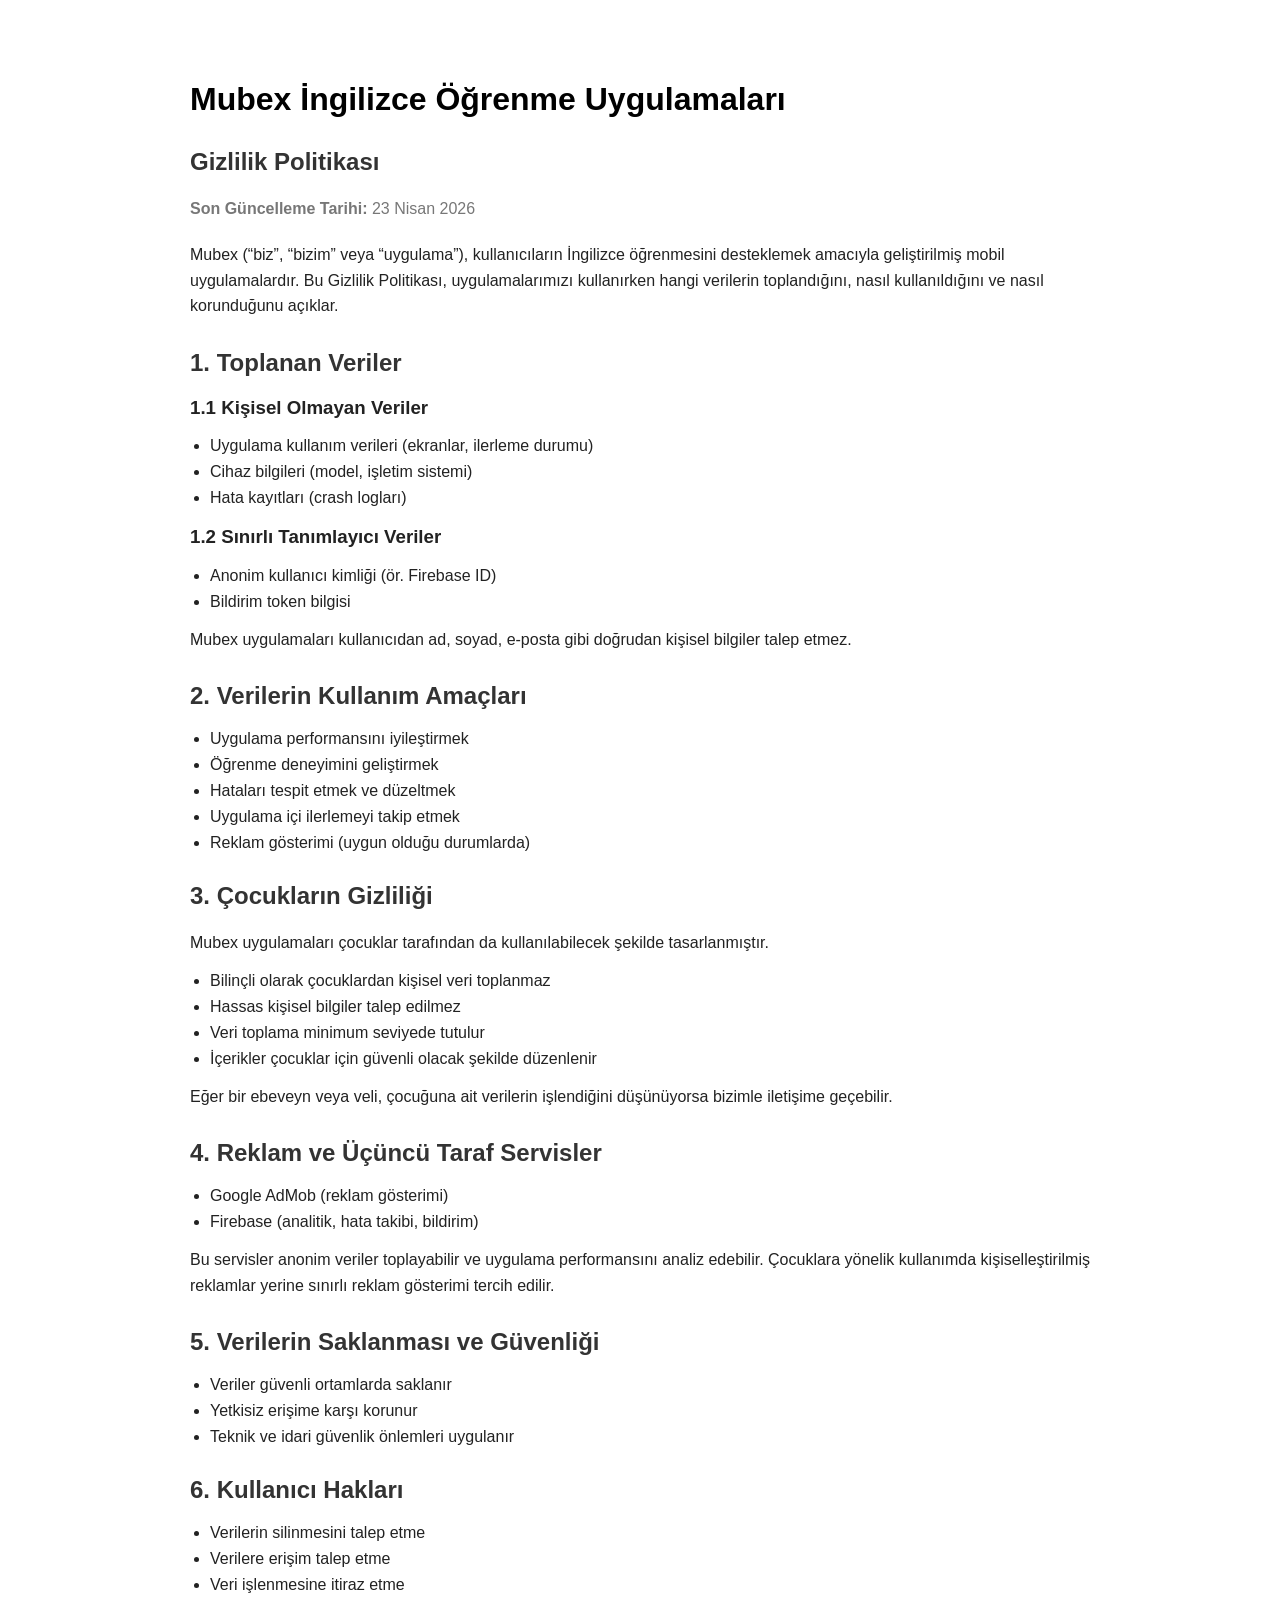
<file: privacy.html>
<!DOCTYPE html>
<html lang="tr">
<head>
    <meta charset="UTF-8">
    <meta name="viewport" content="width=device-width, initial-scale=1.0">
    <title>Mubex Gizlilik Politikası</title>

    <style>
        body {
            font-family: Arial, sans-serif;
            background-color: #ffffff;
            color: #222;
            margin: 0;
            padding: 0;
        }

        .container {
            max-width: 900px;
            margin: 40px auto;
            padding: 20px;
        }

        h1 {
            color: #000;
        }

        h2 {
            margin-top: 30px;
            color: #333;
        }

        p {
            line-height: 1.6;
        }

        ul {
            padding-left: 20px;
        }

        li {
            margin-bottom: 8px;
        }

        .date {
            color: #777;
            margin-bottom: 20px;
        }

        .email {
            font-weight: bold;
        }
    </style>
</head>

<body>

<div class="container">

    <h1>Mubex İngilizce Öğrenme Uygulamaları</h1>
    <h2>Gizlilik Politikası</h2>

    <p class="date"><strong>Son Güncelleme Tarihi:</strong> 23 Nisan 2026</p>

    <p>
        Mubex (“biz”, “bizim” veya “uygulama”), kullanıcıların İngilizce öğrenmesini desteklemek amacıyla geliştirilmiş mobil uygulamalardır.
        Bu Gizlilik Politikası, uygulamalarımızı kullanırken hangi verilerin toplandığını, nasıl kullanıldığını ve nasıl korunduğunu açıklar.
    </p>

    <h2>1. Toplanan Veriler</h2>

    <h3>1.1 Kişisel Olmayan Veriler</h3>
    <ul>
        <li>Uygulama kullanım verileri (ekranlar, ilerleme durumu)</li>
        <li>Cihaz bilgileri (model, işletim sistemi)</li>
        <li>Hata kayıtları (crash logları)</li>
    </ul>

    <h3>1.2 Sınırlı Tanımlayıcı Veriler</h3>
    <ul>
        <li>Anonim kullanıcı kimliği (ör. Firebase ID)</li>
        <li>Bildirim token bilgisi</li>
    </ul>

    <p>
        Mubex uygulamaları kullanıcıdan ad, soyad, e-posta gibi doğrudan kişisel bilgiler talep etmez.
    </p>

    <h2>2. Verilerin Kullanım Amaçları</h2>
    <ul>
        <li>Uygulama performansını iyileştirmek</li>
        <li>Öğrenme deneyimini geliştirmek</li>
        <li>Hataları tespit etmek ve düzeltmek</li>
        <li>Uygulama içi ilerlemeyi takip etmek</li>
        <li>Reklam gösterimi (uygun olduğu durumlarda)</li>
    </ul>

    <h2>3. Çocukların Gizliliği</h2>
    <p>
        Mubex uygulamaları çocuklar tarafından da kullanılabilecek şekilde tasarlanmıştır.
    </p>

    <ul>
        <li>Bilinçli olarak çocuklardan kişisel veri toplanmaz</li>
        <li>Hassas kişisel bilgiler talep edilmez</li>
        <li>Veri toplama minimum seviyede tutulur</li>
        <li>İçerikler çocuklar için güvenli olacak şekilde düzenlenir</li>
    </ul>

    <p>
        Eğer bir ebeveyn veya veli, çocuğuna ait verilerin işlendiğini düşünüyorsa bizimle iletişime geçebilir.
    </p>

    <h2>4. Reklam ve Üçüncü Taraf Servisler</h2>
    <ul>
        <li>Google AdMob (reklam gösterimi)</li>
        <li>Firebase (analitik, hata takibi, bildirim)</li>
    </ul>

    <p>
        Bu servisler anonim veriler toplayabilir ve uygulama performansını analiz edebilir.
        Çocuklara yönelik kullanımda kişiselleştirilmiş reklamlar yerine sınırlı reklam gösterimi tercih edilir.
    </p>

    <h2>5. Verilerin Saklanması ve Güvenliği</h2>
    <ul>
        <li>Veriler güvenli ortamlarda saklanır</li>
        <li>Yetkisiz erişime karşı korunur</li>
        <li>Teknik ve idari güvenlik önlemleri uygulanır</li>
    </ul>

    <h2>6. Kullanıcı Hakları</h2>
    <ul>
        <li>Verilerin silinmesini talep etme</li>
        <li>Verilere erişim talep etme</li>
        <li>Veri işlenmesine itiraz etme</li>
    </ul>
</div>

</body>
</html>
</file>
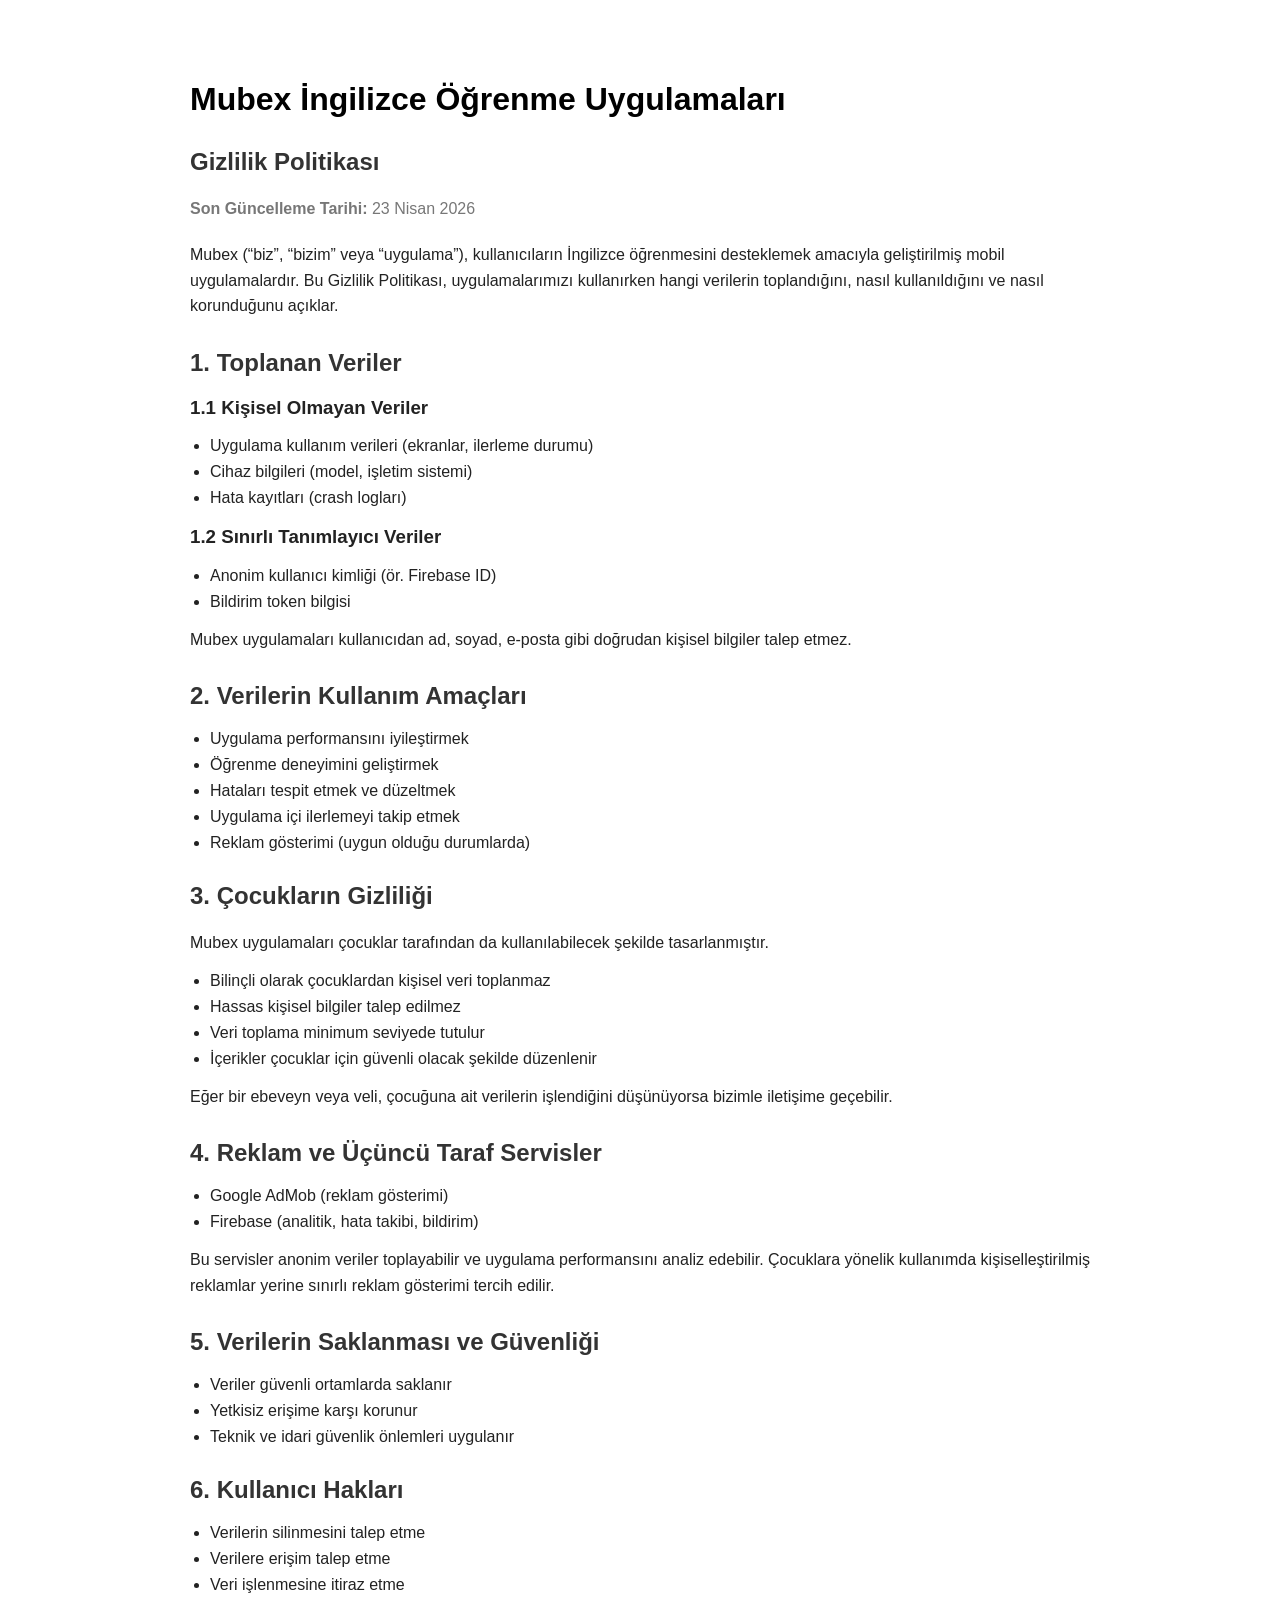
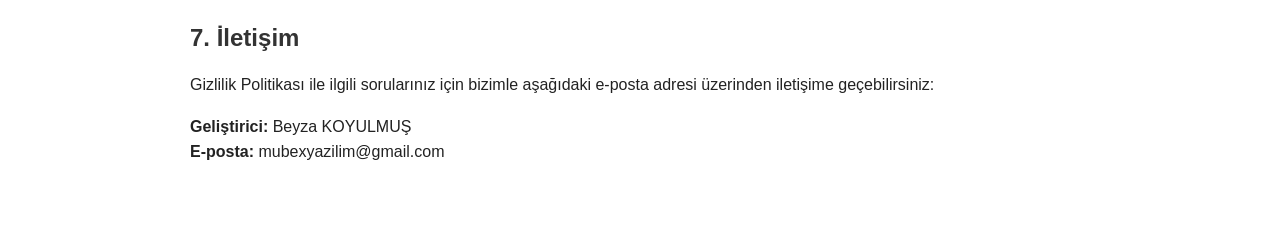
<file: privacy2.html>
<!DOCTYPE html>
<html lang="tr">
<head>
    <meta charset="UTF-8">
    <meta name="viewport" content="width=device-width, initial-scale=1.0">
    <title>Mubex Gizlilik Politikası</title>

    <style>
        body {
            font-family: Arial, sans-serif;
            background-color: #ffffff;
            color: #222;
            margin: 0;
            padding: 0;
        }

        .container {
            max-width: 900px;
            margin: 40px auto;
            padding: 20px;
        }

        h1 {
            color: #000;
        }

        h2 {
            margin-top: 30px;
            color: #333;
        }

        p {
            line-height: 1.6;
        }

        ul {
            padding-left: 20px;
        }

        li {
            margin-bottom: 8px;
        }

        .date {
            color: #777;
            margin-bottom: 20px;
        }

        .email {
            font-weight: bold;
        }
    </style>
</head>

<body>

<div class="container">

    <h1>Mubex İngilizce Öğrenme Uygulamaları</h1>
    <h2>Gizlilik Politikası</h2>

    <p class="date"><strong>Son Güncelleme Tarihi:</strong> 23 Nisan 2026</p>

    <p>
        Mubex (“biz”, “bizim” veya “uygulama”), kullanıcıların İngilizce öğrenmesini desteklemek amacıyla geliştirilmiş mobil uygulamalardır.
        Bu Gizlilik Politikası, uygulamalarımızı kullanırken hangi verilerin toplandığını, nasıl kullanıldığını ve nasıl korunduğunu açıklar.
    </p>

    <h2>1. Toplanan Veriler</h2>

    <h3>1.1 Kişisel Olmayan Veriler</h3>
    <ul>
        <li>Uygulama kullanım verileri (ekranlar, ilerleme durumu)</li>
        <li>Cihaz bilgileri (model, işletim sistemi)</li>
        <li>Hata kayıtları (crash logları)</li>
    </ul>

    <h3>1.2 Sınırlı Tanımlayıcı Veriler</h3>
    <ul>
        <li>Anonim kullanıcı kimliği (ör. Firebase ID)</li>
        <li>Bildirim token bilgisi</li>
    </ul>

    <p>
        Mubex uygulamaları kullanıcıdan ad, soyad, e-posta gibi doğrudan kişisel bilgiler talep etmez.
    </p>

    <h2>2. Verilerin Kullanım Amaçları</h2>
    <ul>
        <li>Uygulama performansını iyileştirmek</li>
        <li>Öğrenme deneyimini geliştirmek</li>
        <li>Hataları tespit etmek ve düzeltmek</li>
        <li>Uygulama içi ilerlemeyi takip etmek</li>
        <li>Reklam gösterimi (uygun olduğu durumlarda)</li>
    </ul>

    <h2>3. Çocukların Gizliliği</h2>
    <p>
        Mubex uygulamaları çocuklar tarafından da kullanılabilecek şekilde tasarlanmıştır.
    </p>

    <ul>
        <li>Bilinçli olarak çocuklardan kişisel veri toplanmaz</li>
        <li>Hassas kişisel bilgiler talep edilmez</li>
        <li>Veri toplama minimum seviyede tutulur</li>
        <li>İçerikler çocuklar için güvenli olacak şekilde düzenlenir</li>
    </ul>

    <p>
        Eğer bir ebeveyn veya veli, çocuğuna ait verilerin işlendiğini düşünüyorsa bizimle iletişime geçebilir.
    </p>

    <h2>4. Reklam ve Üçüncü Taraf Servisler</h2>
    <ul>
        <li>Google AdMob (reklam gösterimi)</li>
        <li>Firebase (analitik, hata takibi, bildirim)</li>
    </ul>

    <p>
        Bu servisler anonim veriler toplayabilir ve uygulama performansını analiz edebilir.
        Çocuklara yönelik kullanımda kişiselleştirilmiş reklamlar yerine sınırlı reklam gösterimi tercih edilir.
    </p>

    <h2>5. Verilerin Saklanması ve Güvenliği</h2>
    <ul>
        <li>Veriler güvenli ortamlarda saklanır</li>
        <li>Yetkisiz erişime karşı korunur</li>
        <li>Teknik ve idari güvenlik önlemleri uygulanır</li>
    </ul>

    <h2>6. Kullanıcı Hakları</h2>
    <ul>
        <li>Verilerin silinmesini talep etme</li>
        <li>Verilere erişim talep etme</li>
        <li>Veri işlenmesine itiraz etme</li>
    </ul>



<h2>7. İletişim</h2>

<p>
    Gizlilik Politikası ile ilgili sorularınız için bizimle aşağıdaki e-posta adresi üzerinden iletişime geçebilirsiniz:
</p>

<p>
    <strong>Geliştirici:</strong> Beyza KOYULMUŞ<br>
    <strong>E-posta:</strong> mubexyazilim@gmail.com
</p>

</body>
</html>
</file>
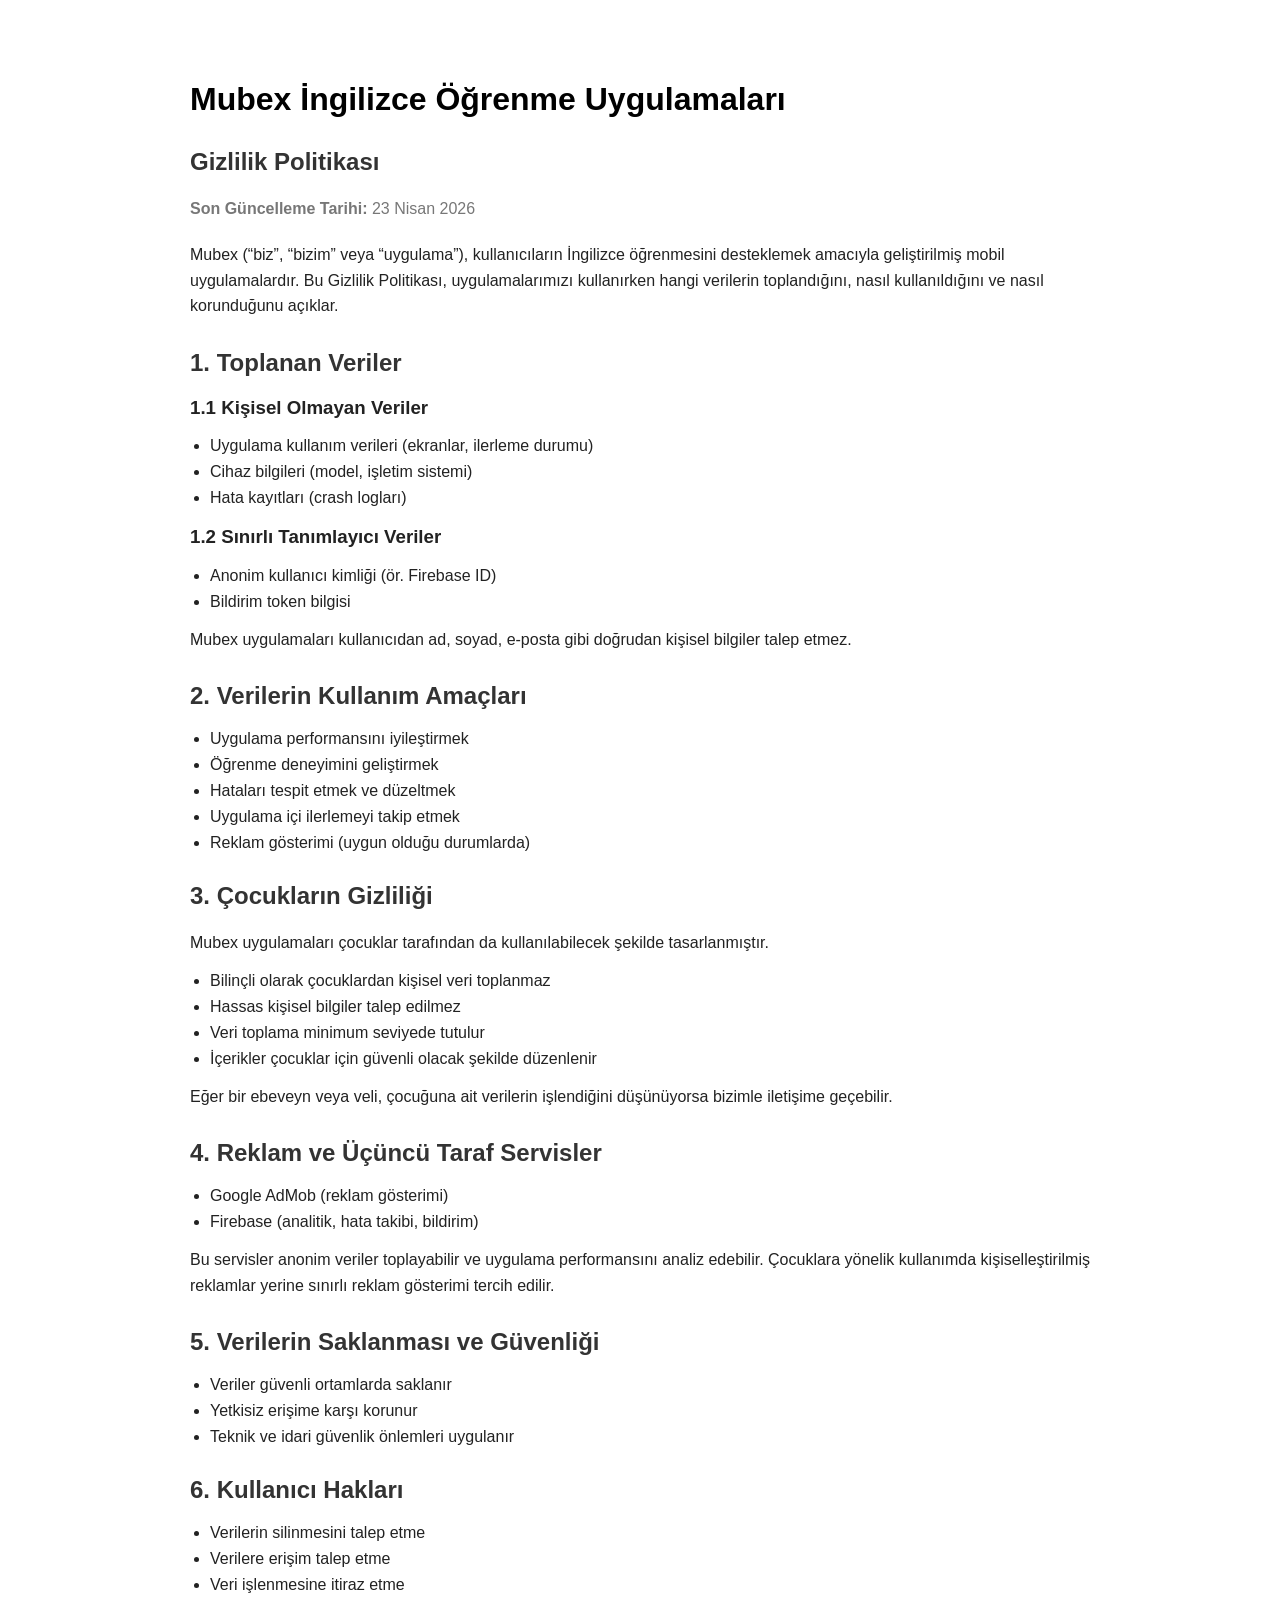
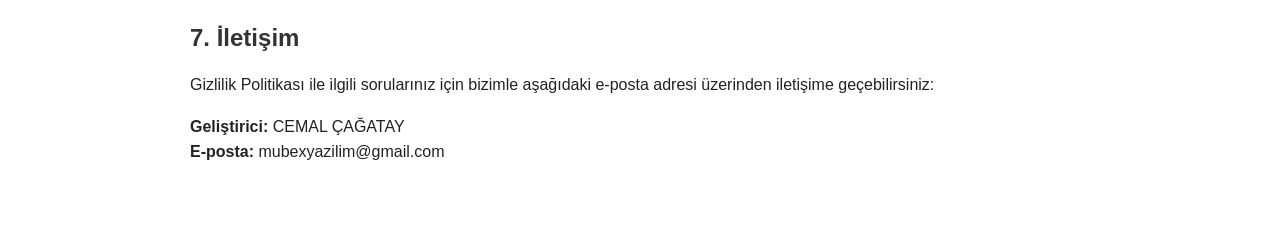
<file: privacy3.html>
<!DOCTYPE html>
<html lang="tr">
<head>
    <meta charset="UTF-8">
    <meta name="viewport" content="width=device-width, initial-scale=1.0">
    <title>Mubex Gizlilik Politikası</title>

    <style>
        body {
            font-family: Arial, sans-serif;
            background-color: #ffffff;
            color: #222;
            margin: 0;
            padding: 0;
        }

        .container {
            max-width: 900px;
            margin: 40px auto;
            padding: 20px;
        }

        h1 {
            color: #000;
        }

        h2 {
            margin-top: 30px;
            color: #333;
        }

        p {
            line-height: 1.6;
        }

        ul {
            padding-left: 20px;
        }

        li {
            margin-bottom: 8px;
        }

        .date {
            color: #777;
            margin-bottom: 20px;
        }

        .email {
            font-weight: bold;
        }
    </style>
</head>

<body>

<div class="container">

    <h1>Mubex İngilizce Öğrenme Uygulamaları</h1>
    <h2>Gizlilik Politikası</h2>

    <p class="date"><strong>Son Güncelleme Tarihi:</strong> 23 Nisan 2026</p>

    <p>
        Mubex (“biz”, “bizim” veya “uygulama”), kullanıcıların İngilizce öğrenmesini desteklemek amacıyla geliştirilmiş mobil uygulamalardır.
        Bu Gizlilik Politikası, uygulamalarımızı kullanırken hangi verilerin toplandığını, nasıl kullanıldığını ve nasıl korunduğunu açıklar.
    </p>

    <h2>1. Toplanan Veriler</h2>

    <h3>1.1 Kişisel Olmayan Veriler</h3>
    <ul>
        <li>Uygulama kullanım verileri (ekranlar, ilerleme durumu)</li>
        <li>Cihaz bilgileri (model, işletim sistemi)</li>
        <li>Hata kayıtları (crash logları)</li>
    </ul>

    <h3>1.2 Sınırlı Tanımlayıcı Veriler</h3>
    <ul>
        <li>Anonim kullanıcı kimliği (ör. Firebase ID)</li>
        <li>Bildirim token bilgisi</li>
    </ul>

    <p>
        Mubex uygulamaları kullanıcıdan ad, soyad, e-posta gibi doğrudan kişisel bilgiler talep etmez.
    </p>

    <h2>2. Verilerin Kullanım Amaçları</h2>
    <ul>
        <li>Uygulama performansını iyileştirmek</li>
        <li>Öğrenme deneyimini geliştirmek</li>
        <li>Hataları tespit etmek ve düzeltmek</li>
        <li>Uygulama içi ilerlemeyi takip etmek</li>
        <li>Reklam gösterimi (uygun olduğu durumlarda)</li>
    </ul>

    <h2>3. Çocukların Gizliliği</h2>
    <p>
        Mubex uygulamaları çocuklar tarafından da kullanılabilecek şekilde tasarlanmıştır.
    </p>

    <ul>
        <li>Bilinçli olarak çocuklardan kişisel veri toplanmaz</li>
        <li>Hassas kişisel bilgiler talep edilmez</li>
        <li>Veri toplama minimum seviyede tutulur</li>
        <li>İçerikler çocuklar için güvenli olacak şekilde düzenlenir</li>
    </ul>

    <p>
        Eğer bir ebeveyn veya veli, çocuğuna ait verilerin işlendiğini düşünüyorsa bizimle iletişime geçebilir.
    </p>

    <h2>4. Reklam ve Üçüncü Taraf Servisler</h2>
    <ul>
        <li>Google AdMob (reklam gösterimi)</li>
        <li>Firebase (analitik, hata takibi, bildirim)</li>
    </ul>

    <p>
        Bu servisler anonim veriler toplayabilir ve uygulama performansını analiz edebilir.
        Çocuklara yönelik kullanımda kişiselleştirilmiş reklamlar yerine sınırlı reklam gösterimi tercih edilir.
    </p>

    <h2>5. Verilerin Saklanması ve Güvenliği</h2>
    <ul>
        <li>Veriler güvenli ortamlarda saklanır</li>
        <li>Yetkisiz erişime karşı korunur</li>
        <li>Teknik ve idari güvenlik önlemleri uygulanır</li>
    </ul>

    <h2>6. Kullanıcı Hakları</h2>
    <ul>
        <li>Verilerin silinmesini talep etme</li>
        <li>Verilere erişim talep etme</li>
        <li>Veri işlenmesine itiraz etme</li>
    </ul>



<h2>7. İletişim</h2>

<p>
    Gizlilik Politikası ile ilgili sorularınız için bizimle aşağıdaki e-posta adresi üzerinden iletişime geçebilirsiniz:
</p>

<p>
    <strong>Geliştirici:</strong> CEMAL ÇAĞATAY<br>
    <strong>E-posta:</strong> mubexyazilim@gmail.com
</p>

</body>
</html>
</file>
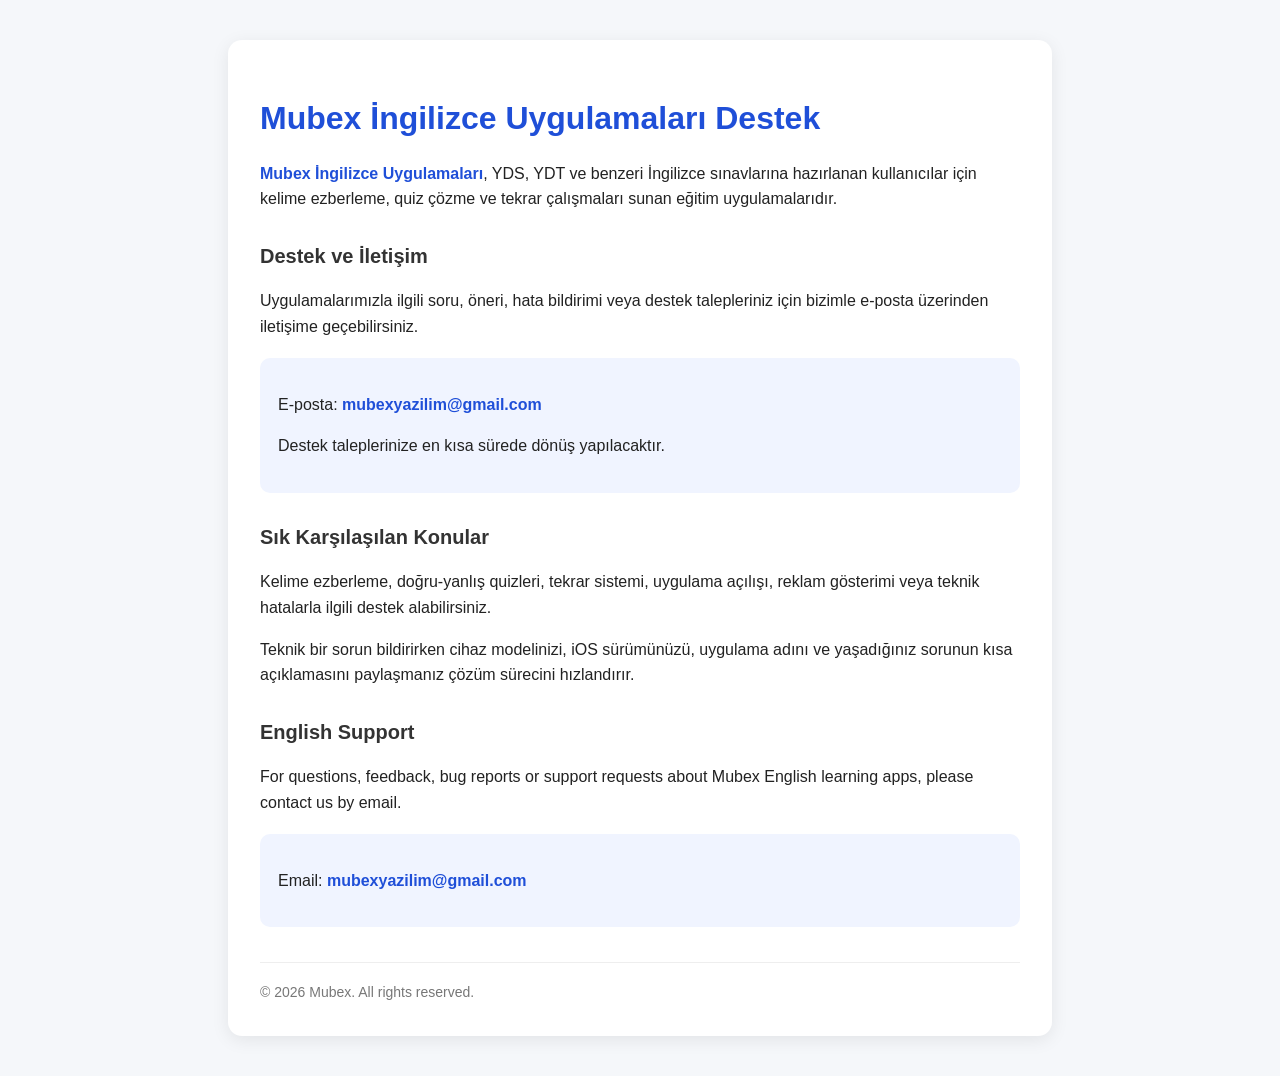
<file: support.html>
<!DOCTYPE html>
<html lang="tr">
<head>
  <meta charset="UTF-8" />
  <meta name="viewport" content="width=device-width, initial-scale=1.0" />
  <title>Mubex İngilizce Uygulamaları Destek</title>

  <style>
    body {
      margin: 0;
      font-family: Arial, Helvetica, sans-serif;
      background: #f5f7fa;
      color: #222;
      line-height: 1.6;
    }

    .container {
      max-width: 760px;
      margin: 40px auto;
      background: #ffffff;
      padding: 32px;
      border-radius: 14px;
      box-shadow: 0 4px 18px rgba(0, 0, 0, 0.08);
    }

    h1 {
      color: #1f4fd8;
      margin-bottom: 10px;
    }

    h2 {
      margin-top: 28px;
      color: #333;
      font-size: 20px;
    }

    p {
      font-size: 16px;
    }

    .app-name {
      font-weight: bold;
      color: #1f4fd8;
    }

    .support-box {
      background: #f0f4ff;
      padding: 18px;
      border-radius: 10px;
      margin-top: 18px;
    }

    a {
      color: #1f4fd8;
      text-decoration: none;
      font-weight: bold;
    }

    a:hover {
      text-decoration: underline;
    }

    .footer {
      margin-top: 35px;
      font-size: 14px;
      color: #777;
      border-top: 1px solid #eee;
      padding-top: 18px;
    }
  </style>
</head>

<body>
  <div class="container">
    <h1>Mubex İngilizce Uygulamaları Destek</h1>

    <p>
      <span class="app-name">Mubex İngilizce Uygulamaları</span>,
      YDS, YDT ve benzeri İngilizce sınavlarına hazırlanan kullanıcılar için
      kelime ezberleme, quiz çözme ve tekrar çalışmaları sunan eğitim uygulamalarıdır.
    </p>

    <h2>Destek ve İletişim</h2>
    <p>
      Uygulamalarımızla ilgili soru, öneri, hata bildirimi veya destek talepleriniz için
      bizimle e-posta üzerinden iletişime geçebilirsiniz.
    </p>

    <div class="support-box">
      <p>
        E-posta:
        <a href="mailto:mubexyazilim@gmail.com">mubexyazilim@gmail.com</a>
      </p>
      <p>
        Destek taleplerinize en kısa sürede dönüş yapılacaktır.
      </p>
    </div>

    <h2>Sık Karşılaşılan Konular</h2>
    <p>
      Kelime ezberleme, doğru-yanlış quizleri, tekrar sistemi, uygulama açılışı,
      reklam gösterimi veya teknik hatalarla ilgili destek alabilirsiniz.
    </p>

    <p>
      Teknik bir sorun bildirirken cihaz modelinizi, iOS sürümünüzü, uygulama adını
      ve yaşadığınız sorunun kısa açıklamasını paylaşmanız çözüm sürecini hızlandırır.
    </p>

    <h2>English Support</h2>
    <p>
      For questions, feedback, bug reports or support requests about Mubex English learning apps,
      please contact us by email.
    </p>

    <div class="support-box">
      <p>
        Email:
        <a href="mailto:mubexyazilim@gmail.com">mubexyazilim@gmail.com</a>
      </p>
    </div>

    <div class="footer">
      © 2026 Mubex. All rights reserved.
    </div>
  </div>
</body>
</html>
</file>
